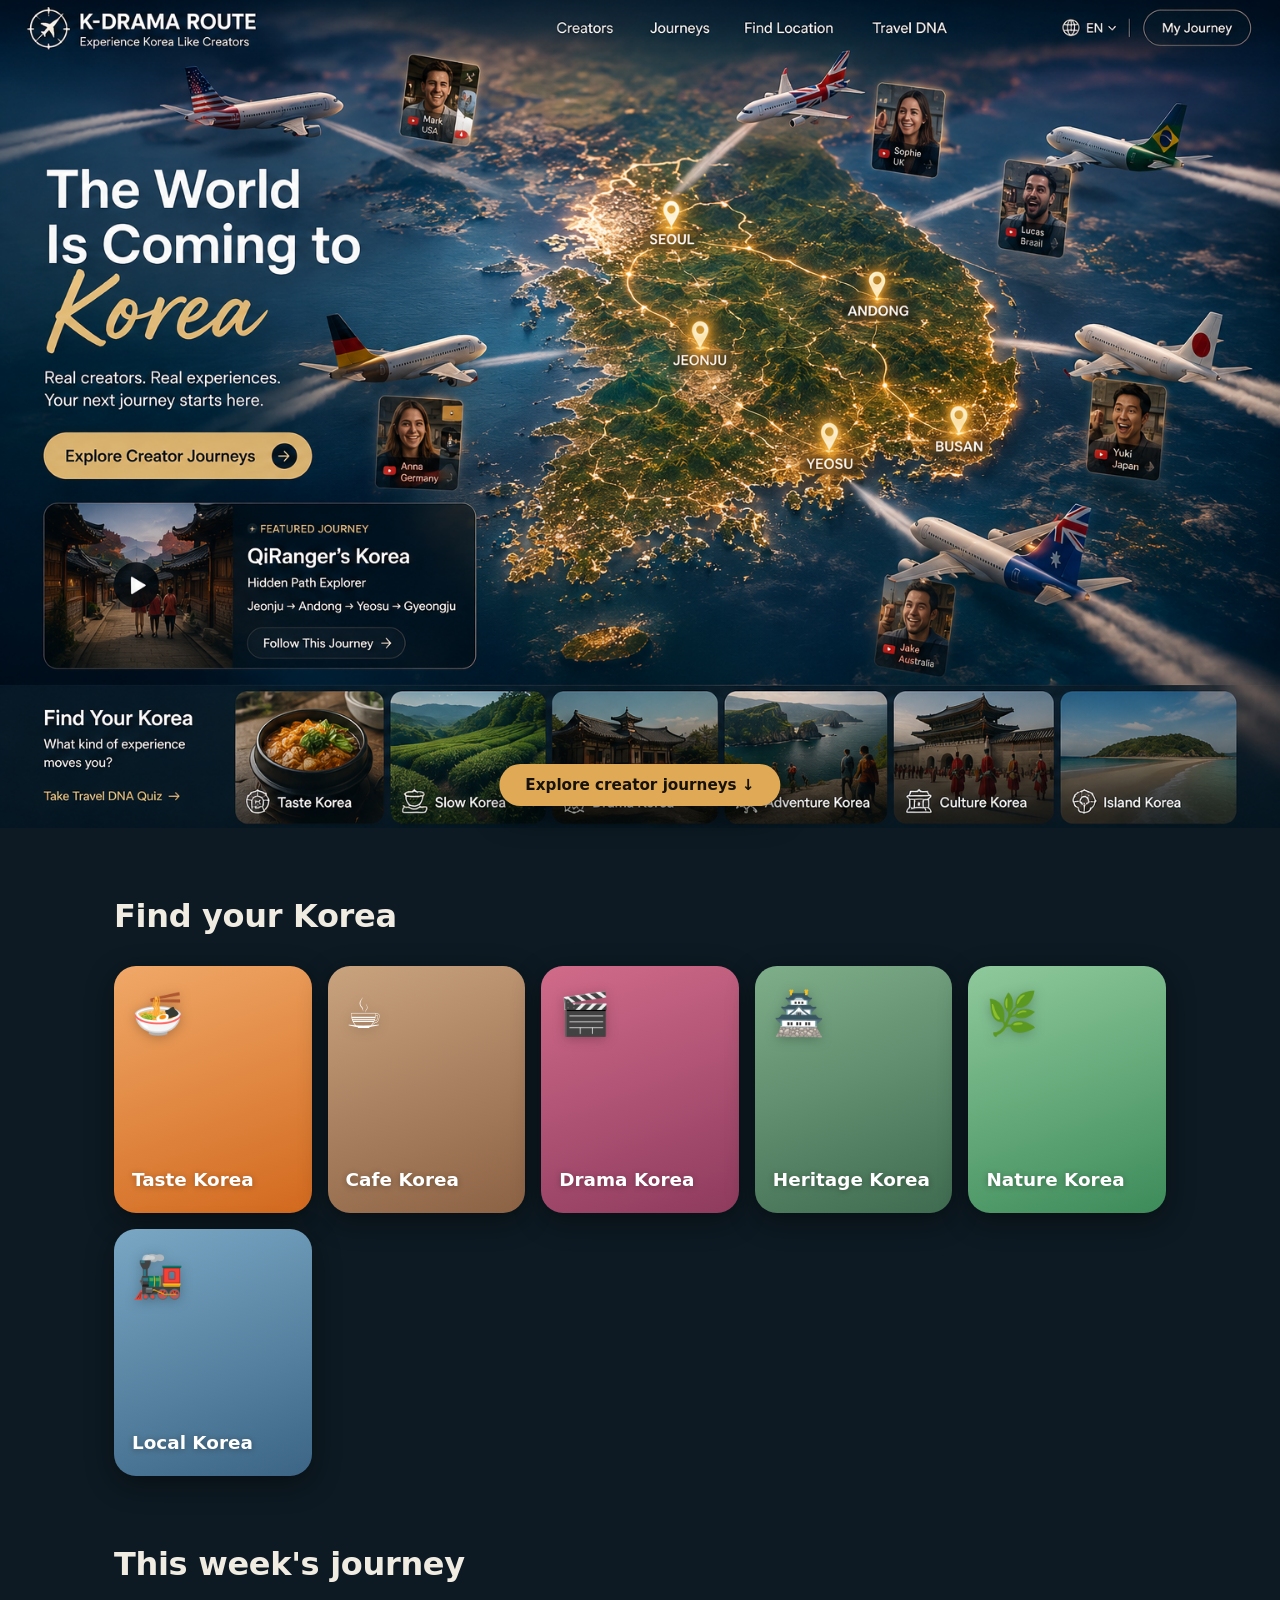
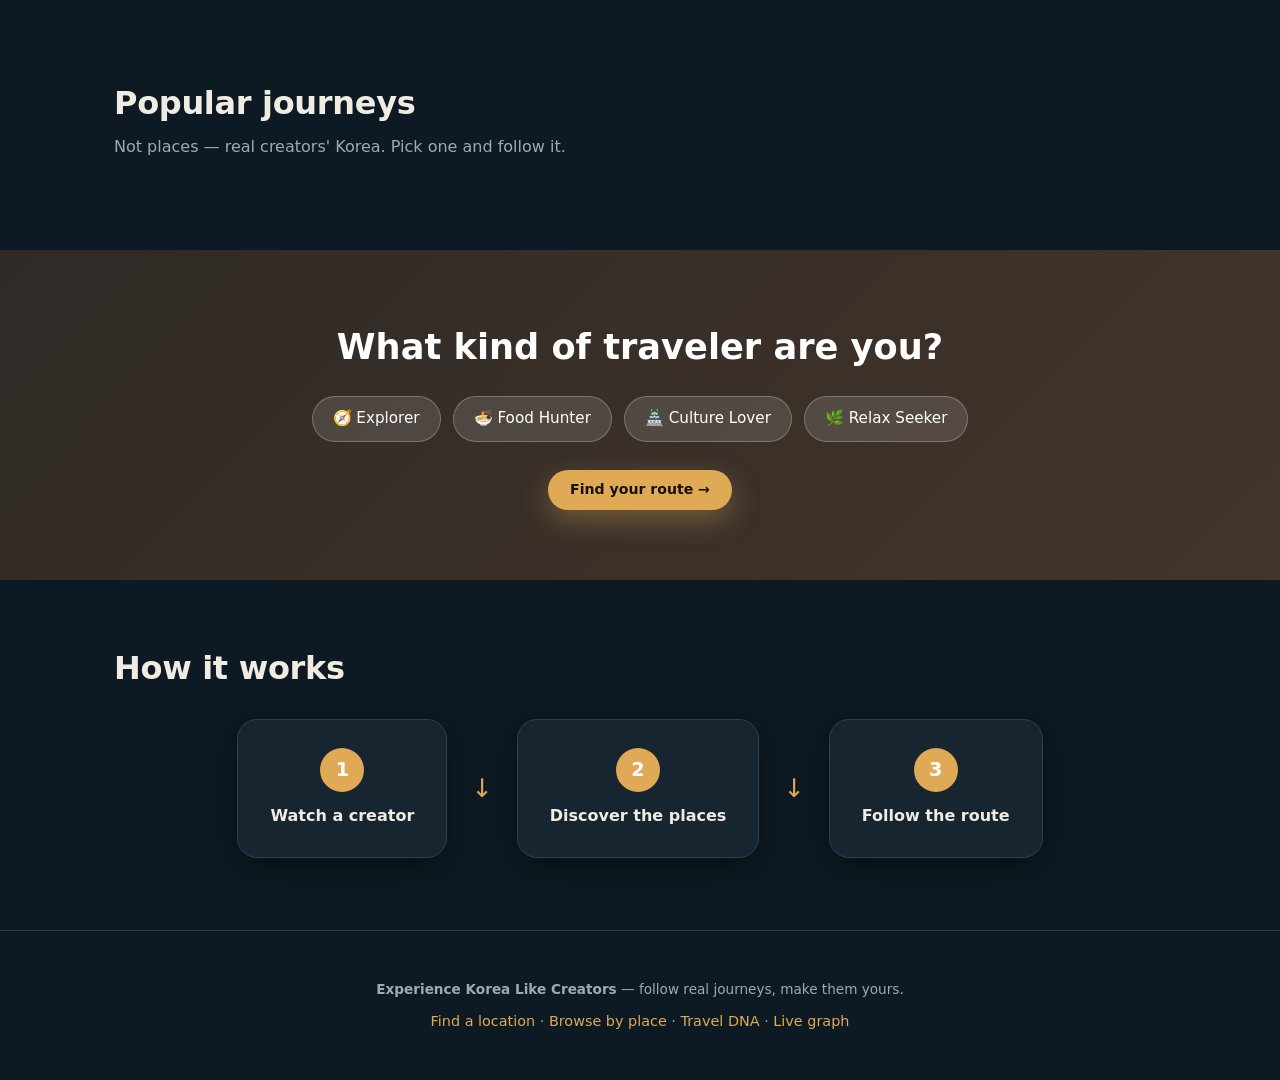
<file: index.html>
<!DOCTYPE html>
<html lang="en">
<head>
  <meta charset="UTF-8" />
  <meta name="viewport" content="width=device-width, initial-scale=1.0" />
  <title>Experience Korea Like Creators</title>
  <meta name="description" content="Follow how the world's creators experienced Korea — watch the moment, see their route, make it your own trip." />
  <link rel="stylesheet" href="styles.css" />
</head>
<body class="home">
  <!-- Hero: design banner → scrolls to the real, interactive journeys -->
  <a class="hero-banner" href="#journeys" aria-label="Explore creator journeys">
    <img src="hero.png" alt="The world is coming to Korea — follow creators' journeys" />
    <span class="hero-banner-cta">Explore creator journeys ↓</span>
  </a>

  <!-- Experience Categories -->
  <section class="section">
    <h2 class="section-title" style="white-space:nowrap">Find your Korea</h2>
    <div class="cat-grid">
      <a class="cat-card c-taste" href="ranking.html?exp=Food"><span class="cat-emoji">🍜</span><span class="cat-name">Taste Korea</span></a>
      <a class="cat-card c-cafe" href="ranking.html?exp=Cafe"><span class="cat-emoji">☕</span><span class="cat-name">Cafe Korea</span></a>
      <a class="cat-card c-drama" href="ranking.html?exp=K-Drama"><span class="cat-emoji">🎬</span><span class="cat-name">Drama Korea</span></a>
      <a class="cat-card c-heritage" href="ranking.html?exp=Culture"><span class="cat-emoji">🏯</span><span class="cat-name">Heritage Korea</span></a>
      <a class="cat-card c-nature" href="ranking.html?exp=Nature"><span class="cat-emoji">🌿</span><span class="cat-name">Nature Korea</span></a>
      <a class="cat-card c-local" href="ranking.html?exp=Local%20Life"><span class="cat-emoji">🚂</span><span class="cat-name">Local Korea</span></a>
    </div>
  </section>

  <!-- Featured Creator Journey -->
  <section class="section">
    <h2 class="section-title">This week's journey</h2>
    <div id="featured"></div>
  </section>

  <!-- Popular Journeys -->
  <section class="section" id="journeys">
    <h2 class="section-title">Popular journeys</h2>
    <p class="section-sub">Not places — real creators' Korea. Pick one and follow it.</p>
    <div class="grid" id="creators"></div>
  </section>

  <!-- Travel DNA -->
  <section class="dna-band">
    <h2>What kind of traveler are you?</h2>
    <div class="dna-chips">
      <a href="tribe.html?id=Hidden%20Path%20Explorer%20%F0%9F%A7%AD">🧭 Explorer</a>
      <a href="tribe.html?id=Street%20Flavor%20Hunter%20%F0%9F%8D%9C">🍜 Food Hunter</a>
      <a href="tribe.html?id=Cultural%20Memory%20Keeper%20%F0%9F%8F%AF">🏯 Culture Lover</a>
      <a href="tribe.html?id=Quiet%20Horizon%20Wanderer%20%F0%9F%8C%85">🌿 Relax Seeker</a>
    </div>
    <a class="btn-primary" href="quiz.html">Find your route →</a>
  </section>

  <!-- How it works -->
  <section class="section how">
    <h2 class="section-title">How it works</h2>
    <div class="how-steps">
      <div class="how-step"><span class="how-num">1</span><p>Watch a creator</p></div>
      <div class="how-arrow">↓</div>
      <div class="how-step"><span class="how-num">2</span><p>Discover the places</p></div>
      <div class="how-arrow">↓</div>
      <div class="how-step"><span class="how-num">3</span><p>Follow the route</p></div>
    </div>
  </section>

  <footer class="site-footer">
    <p><strong>Experience Korea Like Creators</strong> — follow real journeys, make them yours.</p>
    <p class="foot-links"><a href="find.html">Find a location</a> · <a href="ranking.html">Browse by place</a> · <a href="quiz.html">Travel DNA</a> · <a href="live.html">Live graph</a></p>
  </footer>

  <script src="engine.js"></script>
  <script src="supabase.js"></script>
  <script src="memory.js"></script>
  <script src="creators.js"></script>
</body>
</html>
</file>
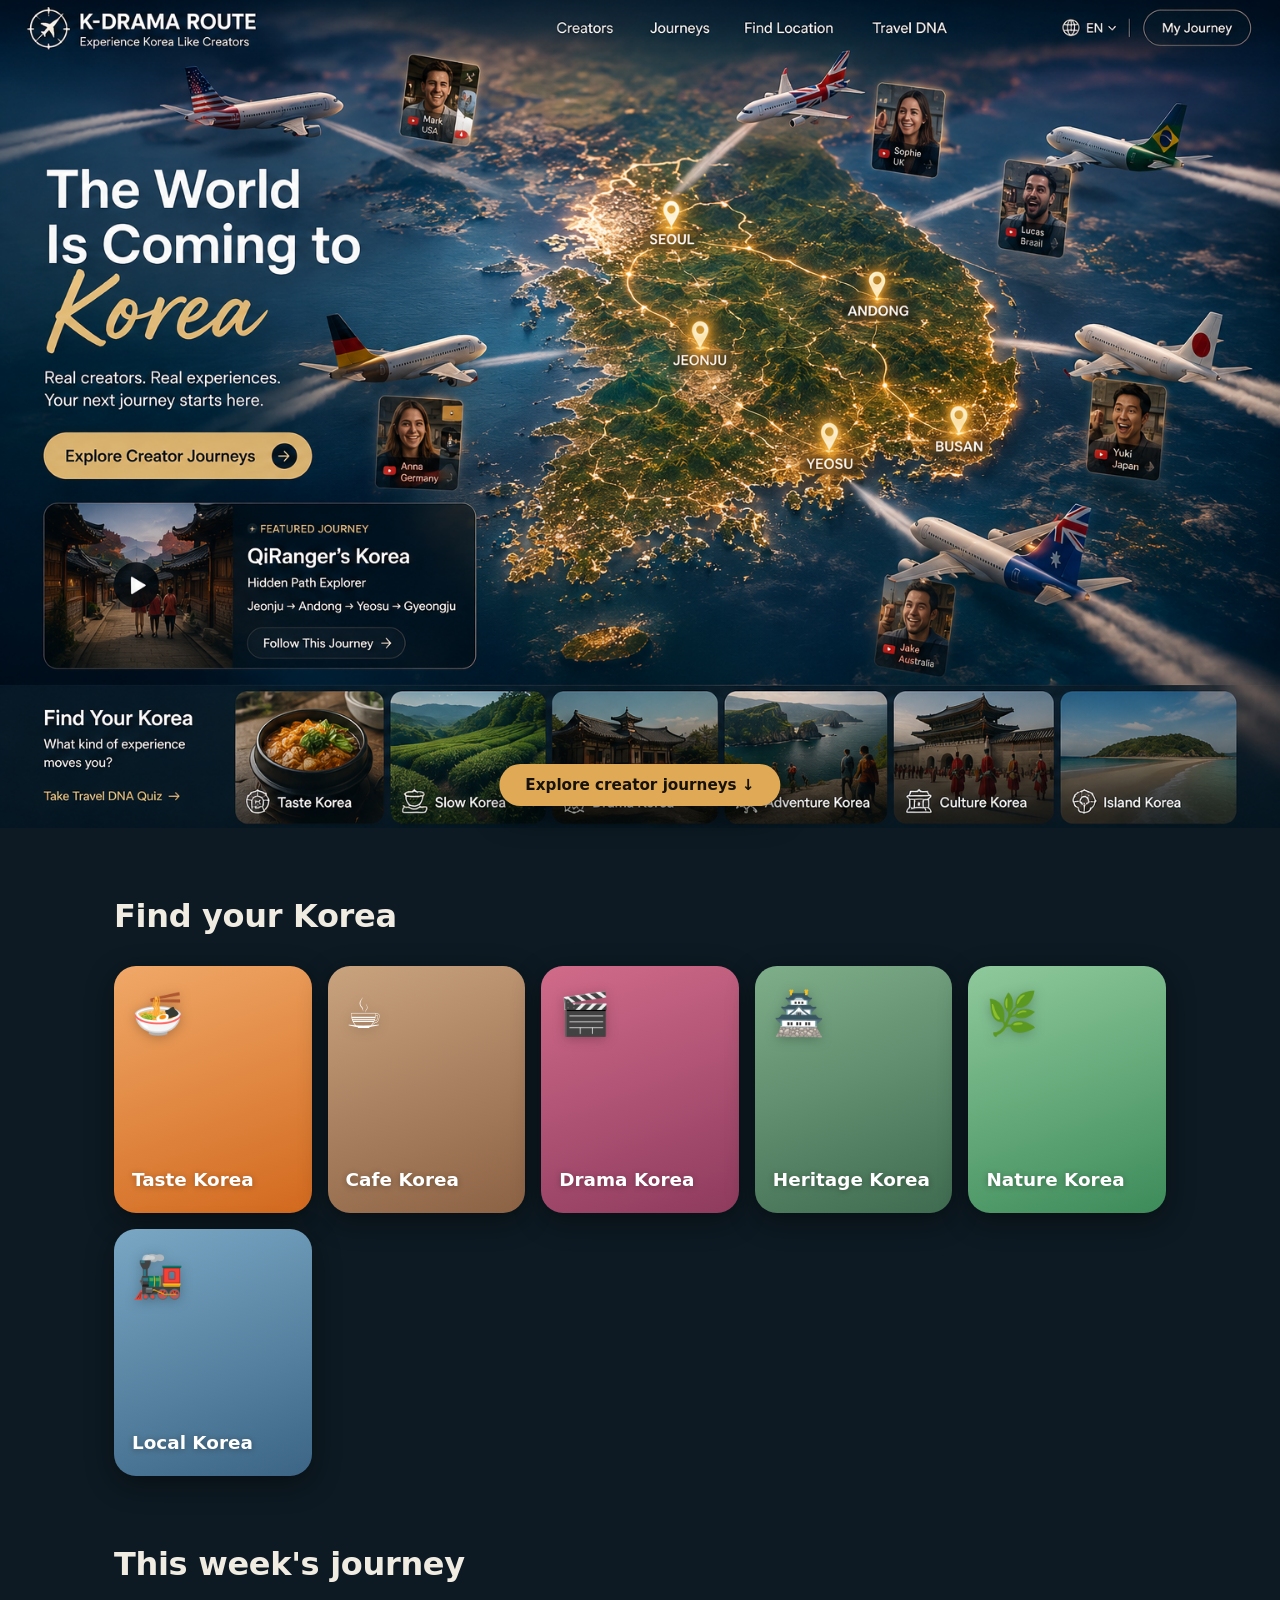
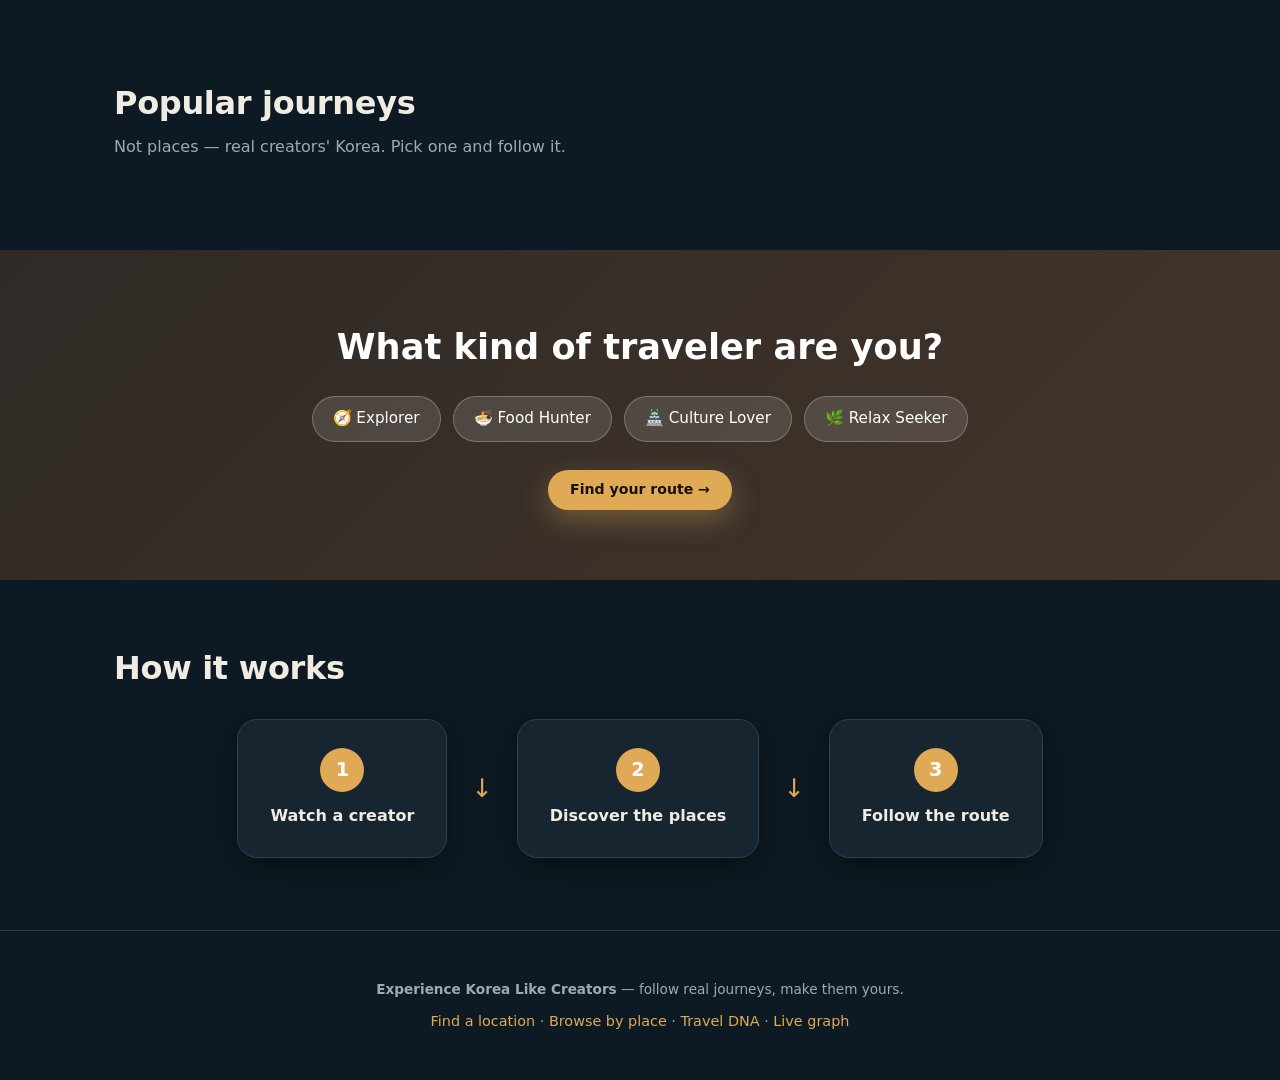
<file: creators.html>
<!DOCTYPE html>
<html lang="en">
<head>
  <meta charset="UTF-8" />
  <meta http-equiv="refresh" content="0; url=index.html" />
  <title>Redirecting…</title>
  <link rel="canonical" href="index.html" />
</head>
<body>
  <p>The creator journeys moved to the <a href="index.html">home page</a>.</p>
  <script>location.replace("index.html");</script>
</body>
</html>
</file>
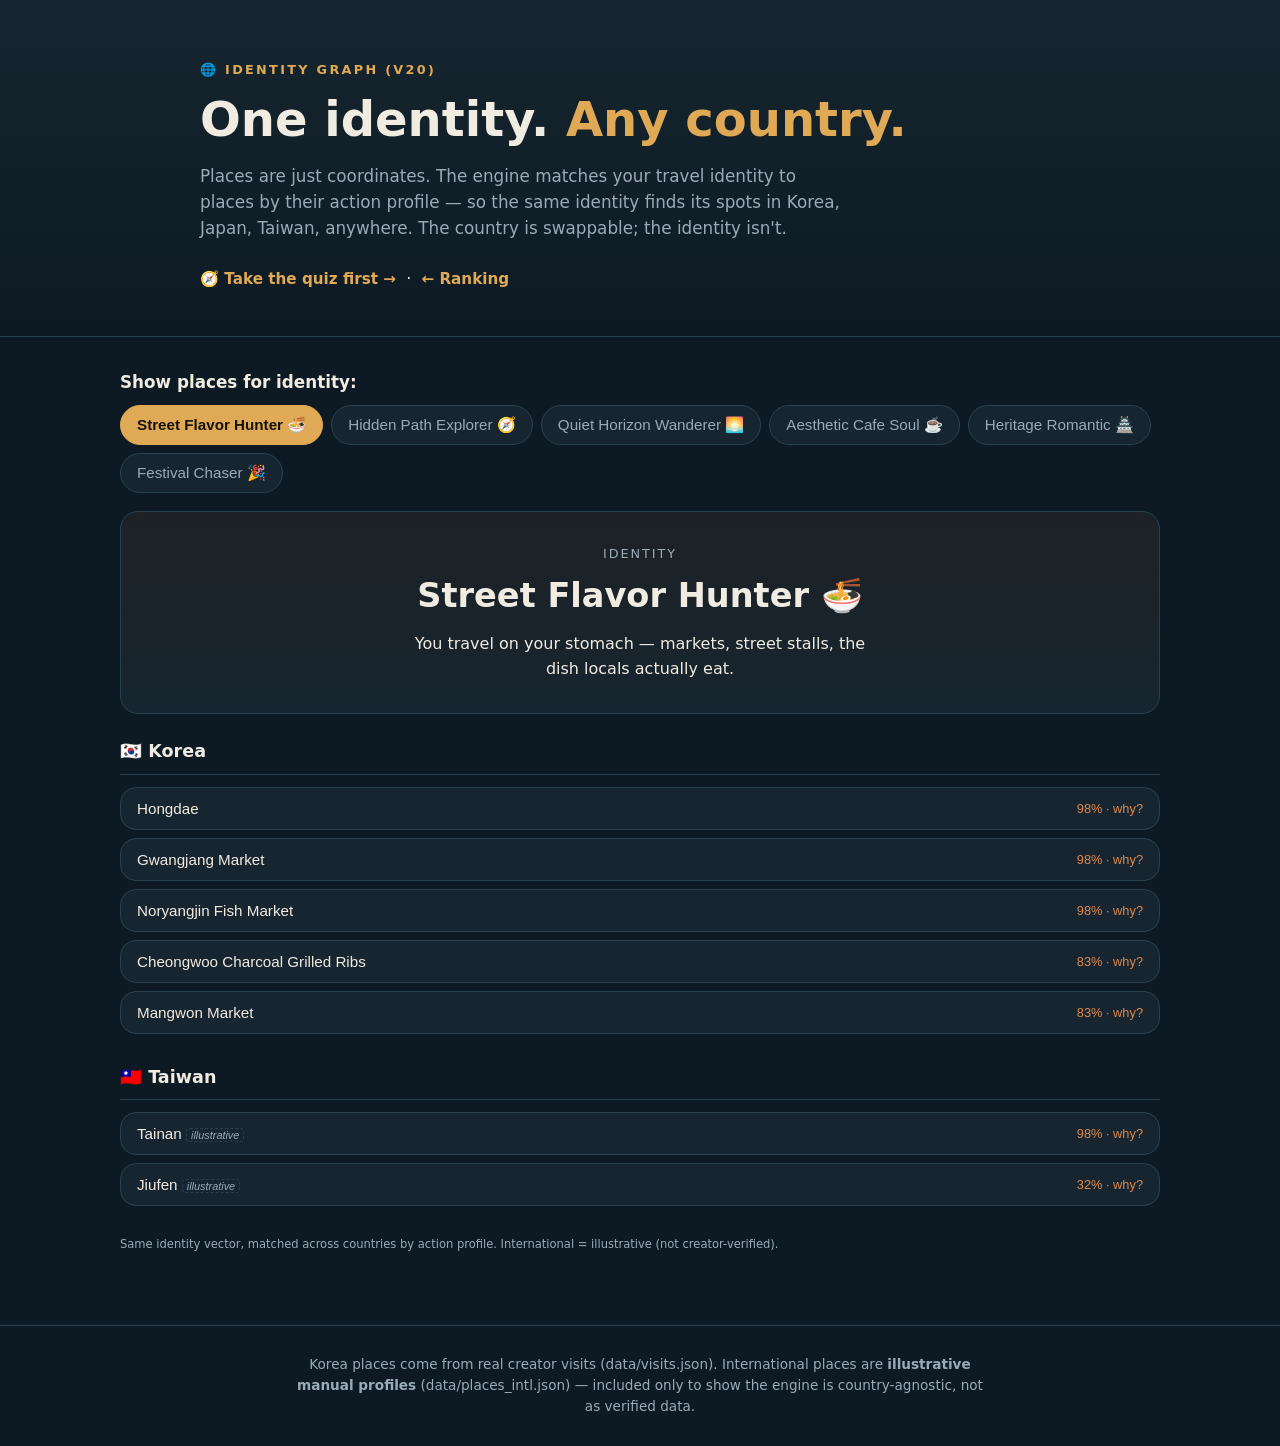
<file: graph.html>
<!DOCTYPE html>
<html lang="en">
<head>
  <meta charset="UTF-8" />
  <meta name="viewport" content="width=device-width, initial-scale=1.0" />
  <title>Identity Graph — K-Drama Route</title>
  <link rel="stylesheet" href="styles.css" />
</head>
<body>
  <header class="hero">
    <div class="hero-inner">
      <p class="kicker">🌐 IDENTITY GRAPH (V20)</p>
      <h1>One identity. <em>Any country.</em></h1>
      <p class="sub">Places are just coordinates. The engine matches your travel identity to places by their action profile — so the same identity finds its spots in Korea, Japan, Taiwan, anywhere. The country is swappable; the identity isn't.</p>
      <div class="nav-links"><a href="quiz.html">🧭 Take the quiz first →</a> &nbsp;·&nbsp; <a href="ranking.html">← Ranking</a></div>
    </div>
  </header>
  <main>
    <section class="exp-chooser"><p class="exp-label">Show places for identity:</p><div class="filter-group" id="id-filters"></div></section>
    <div id="graph-main"></div>
  </main>
  <footer><p>Korea places come from real creator visits (data/visits.json). International places are <strong>illustrative manual profiles</strong> (data/places_intl.json) — included only to show the engine is country-agnostic, not as verified data.</p></footer>
  <script src="engine.js"></script>
  <script src="supabase.js"></script>
  <script src="memory.js"></script>
  <script src="graph.js"></script>
</body>
</html>
</file>
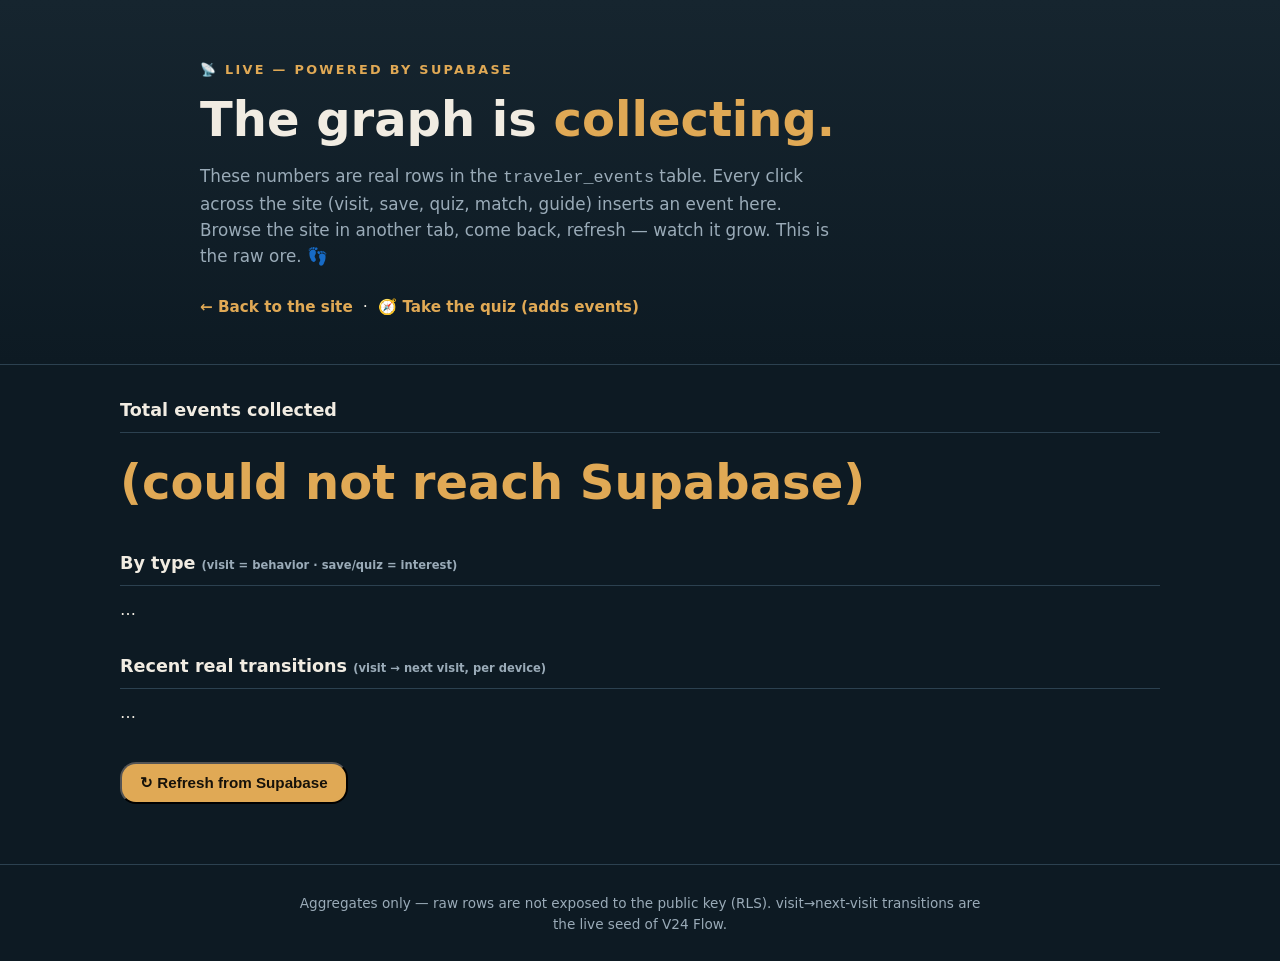
<file: live.html>
<!DOCTYPE html>
<html lang="en">
<head>
  <meta charset="UTF-8" />
  <meta name="viewport" content="width=device-width, initial-scale=1.0" />
  <title>Live Behavior Graph — K-Drama Route</title>
  <link rel="stylesheet" href="styles.css" />
</head>
<body>
  <header class="hero">
    <div class="hero-inner">
      <p class="kicker">📡 LIVE — POWERED BY SUPABASE</p>
      <h1>The graph is <em>collecting.</em></h1>
      <p class="sub">These numbers are real rows in the <code>traveler_events</code> table. Every click across the site (visit, save, quiz, match, guide) inserts an event here. Browse the site in another tab, come back, refresh — watch it grow. This is the raw ore. 👣</p>
      <div class="nav-links"><a href="ranking.html">← Back to the site</a> &nbsp;·&nbsp; <a href="quiz.html">🧭 Take the quiz (adds events)</a></div>
    </div>
  </header>
  <main>
    <section class="place-sec">
      <h2>Total events collected</h2>
      <p id="count" class="live-count">…</p>
    </section>
    <section class="place-sec">
      <h2>By type <span class="conf">(visit = behavior · save/quiz = interest)</span></h2>
      <div id="breakdown" class="dna">…</div>
    </section>
    <section class="place-sec">
      <h2>Recent real transitions <span class="conf">(visit → next visit, per device)</span></h2>
      <div id="flow" class="titles">…</div>
    </section>
    <button id="refresh" class="map-btn" type="button">↻ Refresh from Supabase</button>
  </main>
  <footer><p>Aggregates only — raw rows are not exposed to the public key (RLS). visit→next-visit transitions are the live seed of V24 Flow.</p></footer>
  <script src="supabase.js"></script>
  <script src="live.js"></script>
</body>
</html>
</file>
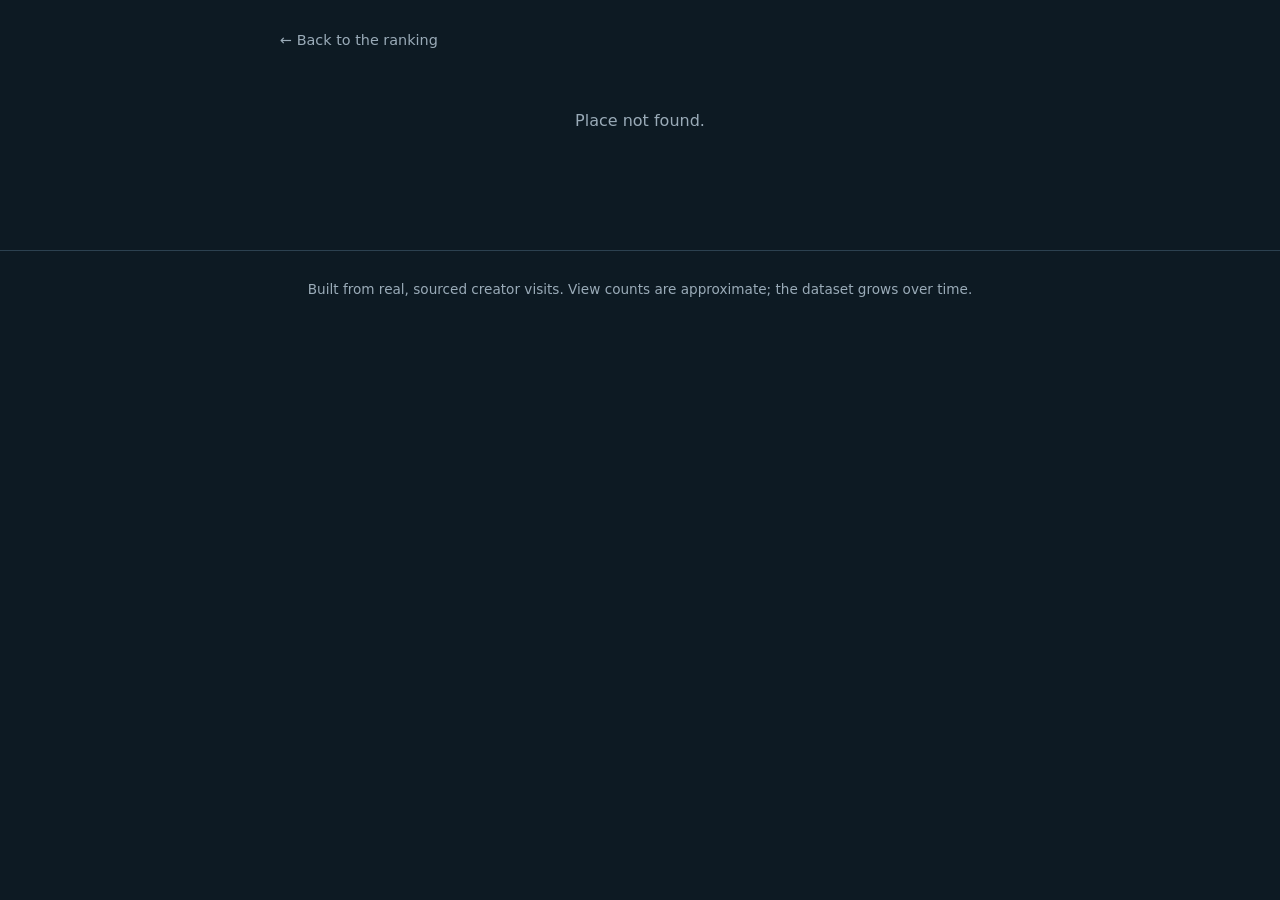
<file: place.html>
<!DOCTYPE html>
<html lang="en">
<head>
  <meta charset="UTF-8" />
  <meta name="viewport" content="width=device-width, initial-scale=1.0" />
  <title>Place — K-Drama Route</title>
  <link rel="stylesheet" href="styles.css" />
</head>
<body>
  <main class="place-page" id="place-page">
    <a class="back" href="ranking.html">← Back to the ranking</a>
    <div id="place-body"></div>
  </main>
  <footer>
    <p>Built from real, sourced creator visits. View counts are approximate; the dataset grows over time.</p>
  </footer>
  <script src="engine.js"></script>
  <script src="supabase.js"></script>
  <script src="memory.js"></script>
  <script src="place.js"></script>
</body>
</html>
</file>
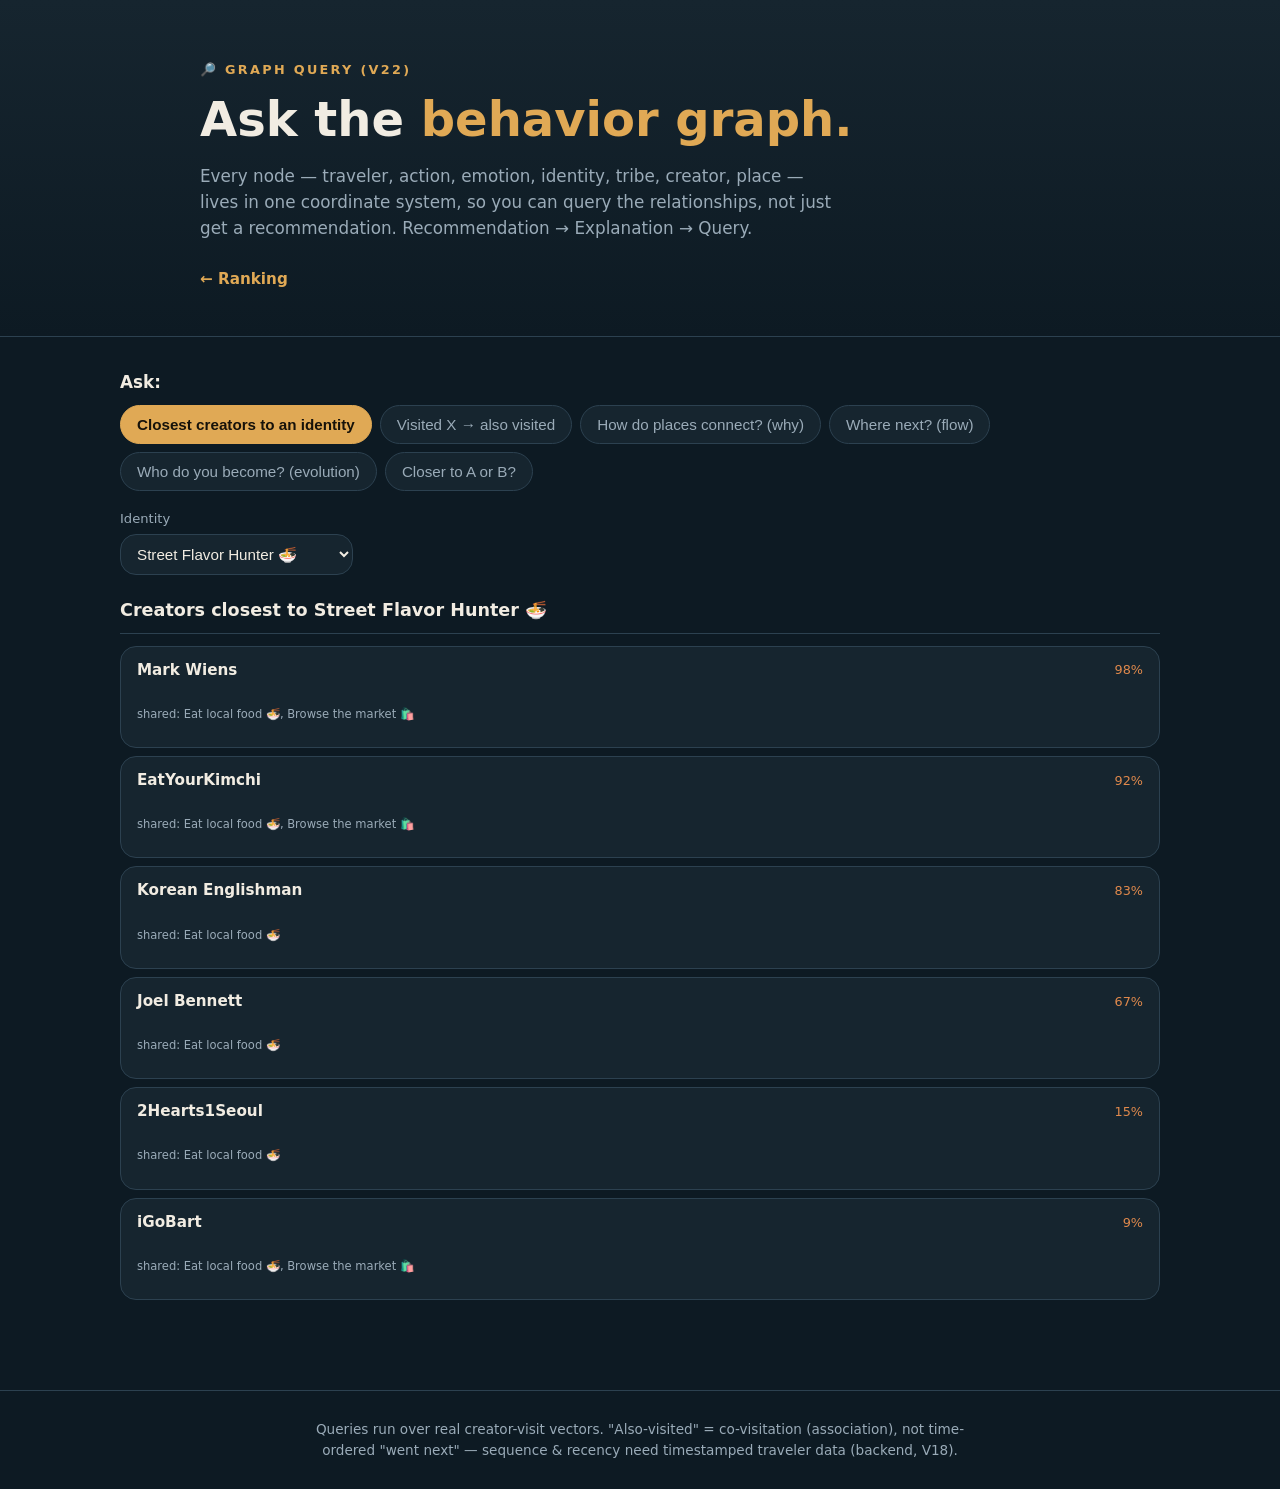
<file: query.html>
<!DOCTYPE html>
<html lang="en">
<head>
  <meta charset="UTF-8" />
  <meta name="viewport" content="width=device-width, initial-scale=1.0" />
  <title>Graph Query — K-Drama Route</title>
  <link rel="stylesheet" href="styles.css" />
</head>
<body>
  <header class="hero">
    <div class="hero-inner">
      <p class="kicker">🔎 GRAPH QUERY (V22)</p>
      <h1>Ask the <em>behavior graph.</em></h1>
      <p class="sub">Every node — traveler, action, emotion, identity, tribe, creator, place — lives in one coordinate system, so you can query the relationships, not just get a recommendation. Recommendation → Explanation → Query.</p>
      <div class="nav-links"><a href="ranking.html">← Ranking</a></div>
    </div>
  </header>
  <main>
    <section class="exp-chooser"><p class="exp-label">Ask:</p><div class="filter-group" id="q-types"></div></section>
    <div id="q-control" class="q-control"></div>
    <div id="q-result"></div>
  </main>
  <footer><p>Queries run over real creator-visit vectors. "Also-visited" = co-visitation (association), not time-ordered "went next" — sequence & recency need timestamped traveler data (backend, V18).</p></footer>
  <script src="engine.js"></script>
  <script src="query.js"></script>
</body>
</html>
</file>
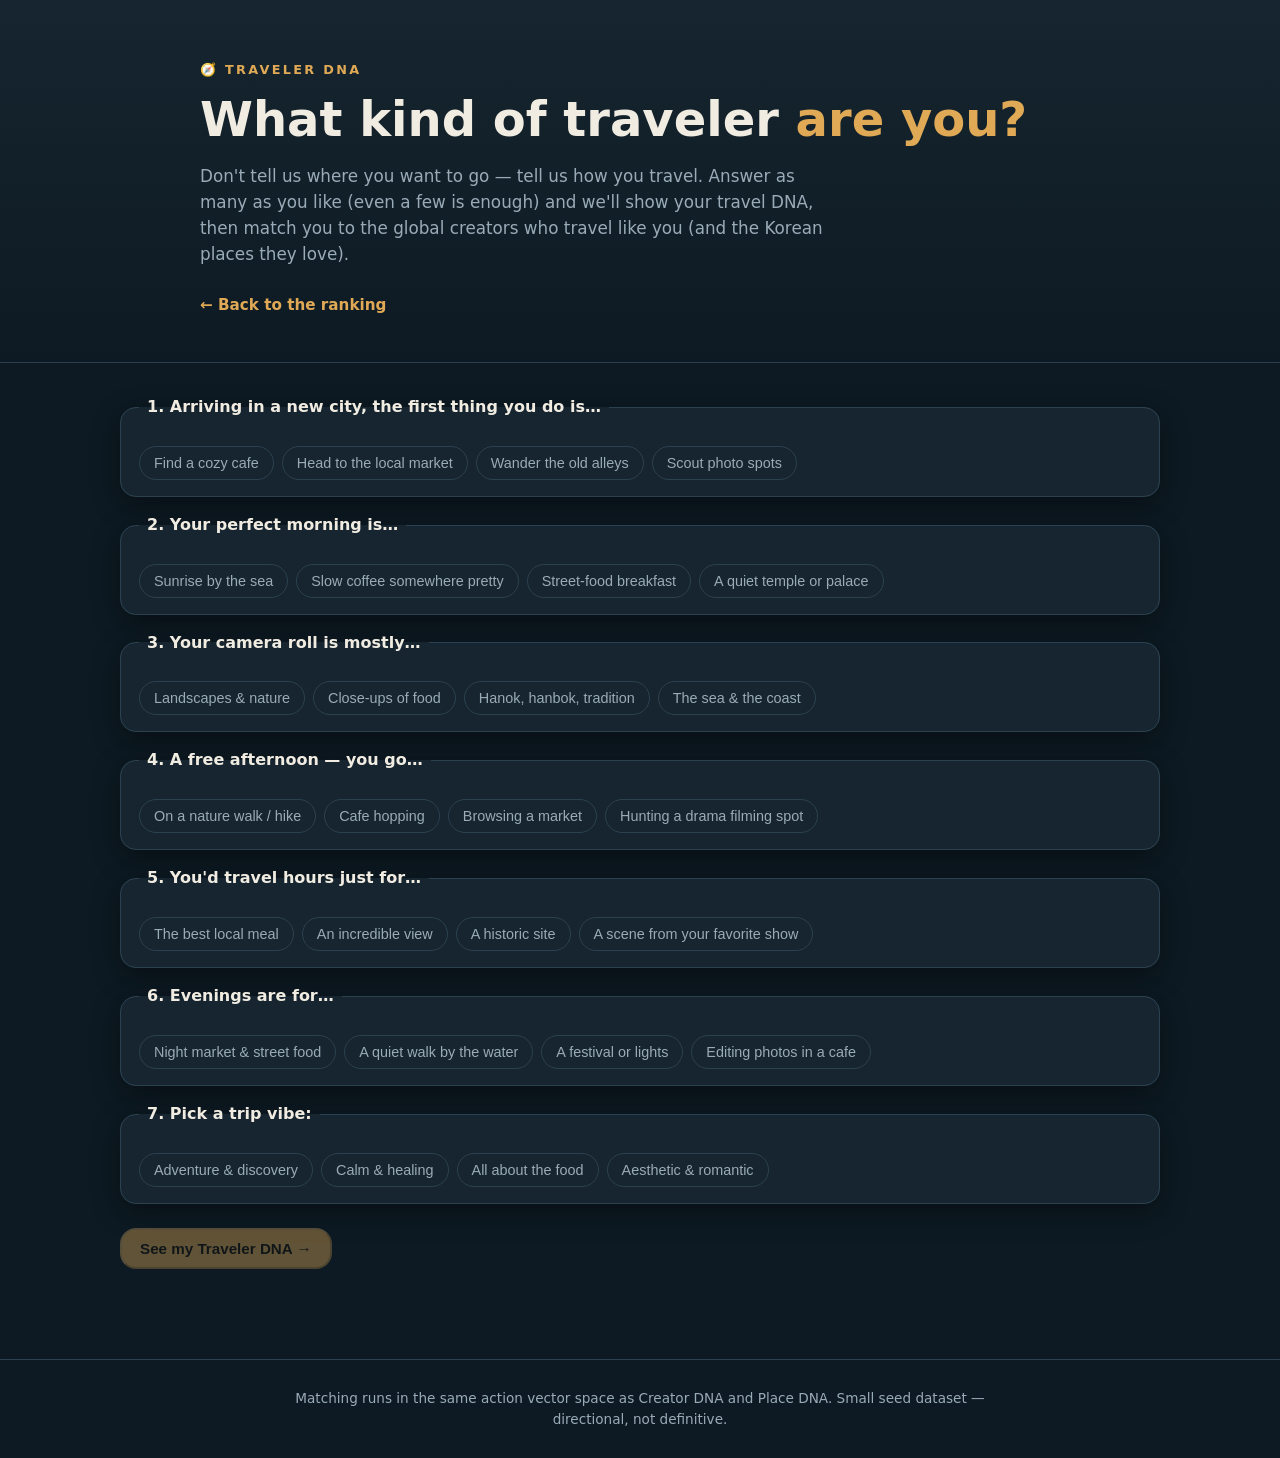
<file: quiz.html>
<!DOCTYPE html>
<html lang="en">
<head>
  <meta charset="UTF-8" />
  <meta name="viewport" content="width=device-width, initial-scale=1.0" />
  <title>What kind of traveler are you? — K-Drama Route</title>
  <link rel="stylesheet" href="styles.css" />
</head>
<body>
  <header class="hero">
    <div class="hero-inner">
      <p class="kicker">🧭 TRAVELER DNA</p>
      <h1>What kind of traveler <em>are you?</em></h1>
      <p class="sub">Don't tell us where you want to go — tell us how you travel. Answer as many as you like (even a few is enough) and we'll show your travel DNA, then match you to the global creators who travel like you (and the Korean places they love).</p>
      <div class="nav-links"><a href="ranking.html">← Back to the ranking</a></div>
    </div>
  </header>
  <main>
    <form id="quiz"></form>
    <button id="submit" class="map-btn" type="button" disabled>See my Traveler DNA →</button>
    <section id="result" hidden></section>
  </main>
  <footer><p>Matching runs in the same action vector space as Creator DNA and Place DNA. Small seed dataset — directional, not definitive.</p></footer>
  <script src="engine.js"></script>
  <script src="supabase.js"></script>
  <script src="memory.js"></script>
  <script src="quiz.js"></script>
</body>
</html>
</file>
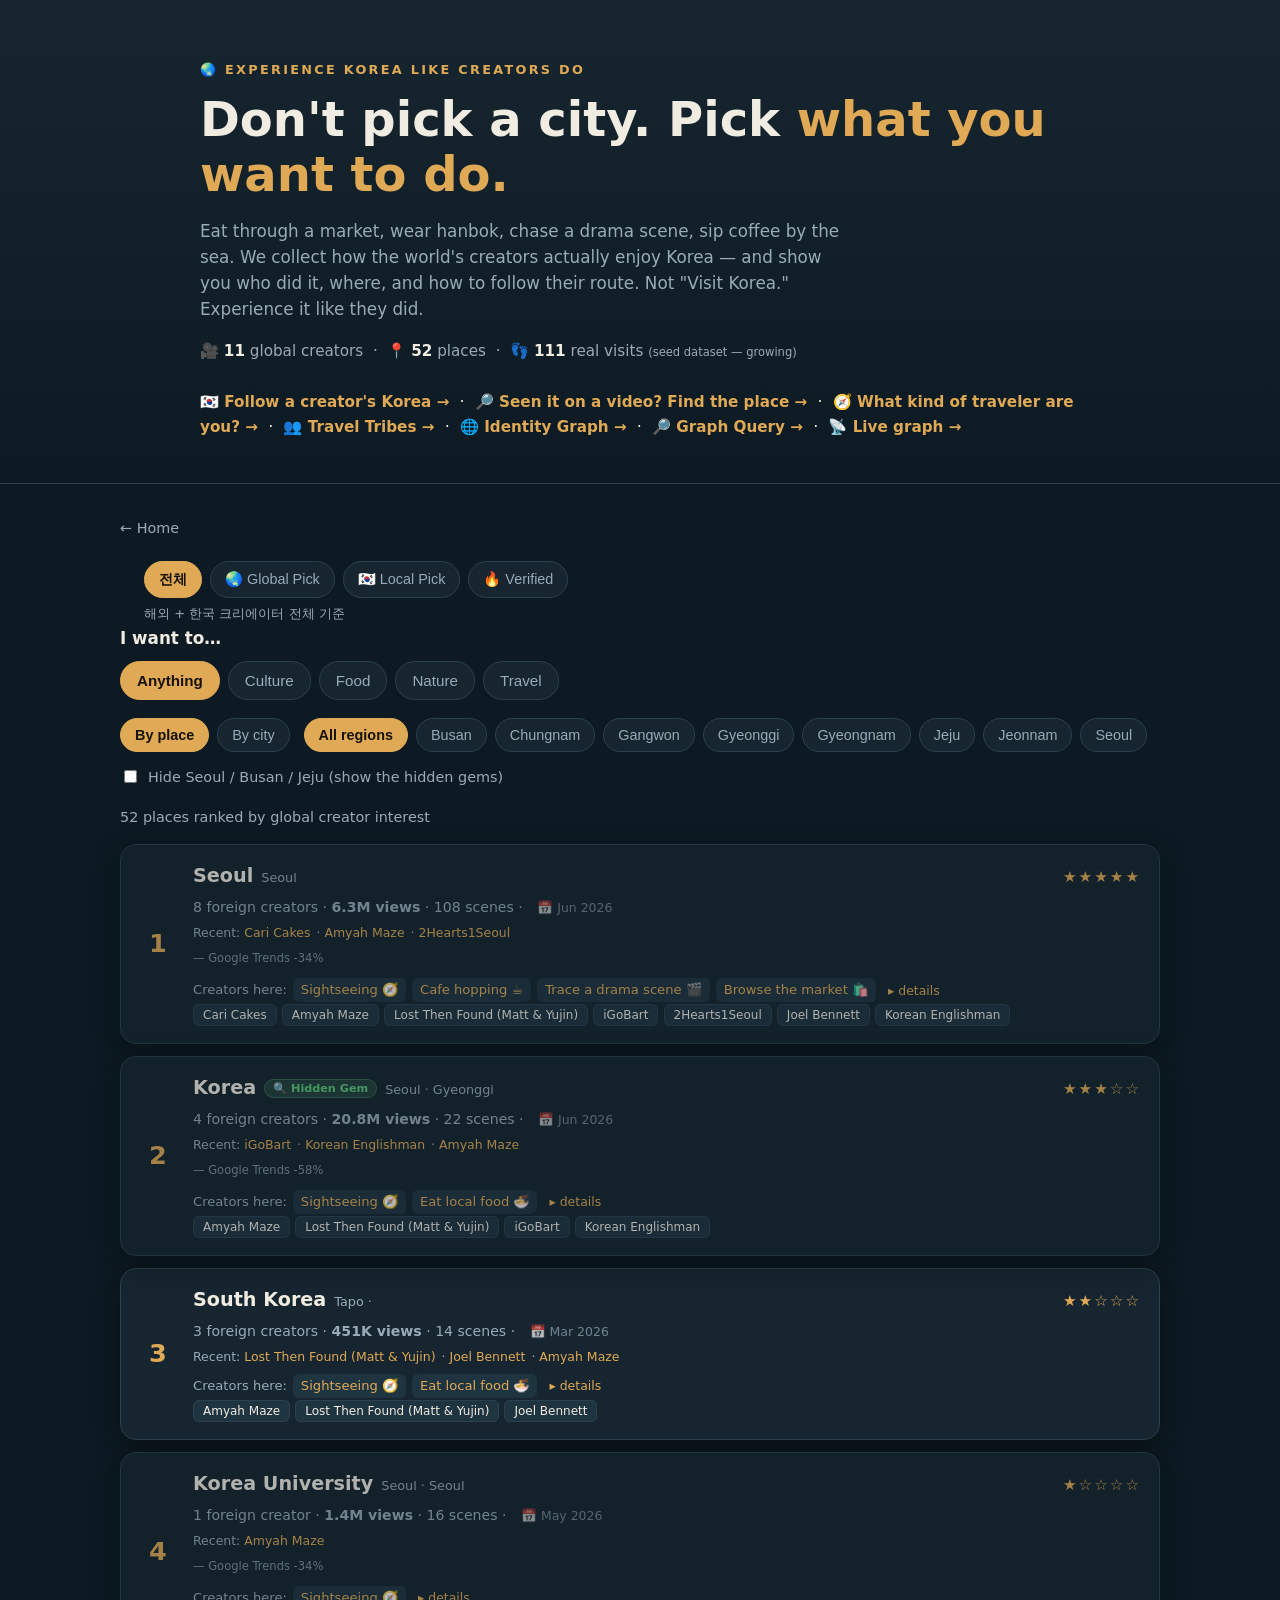
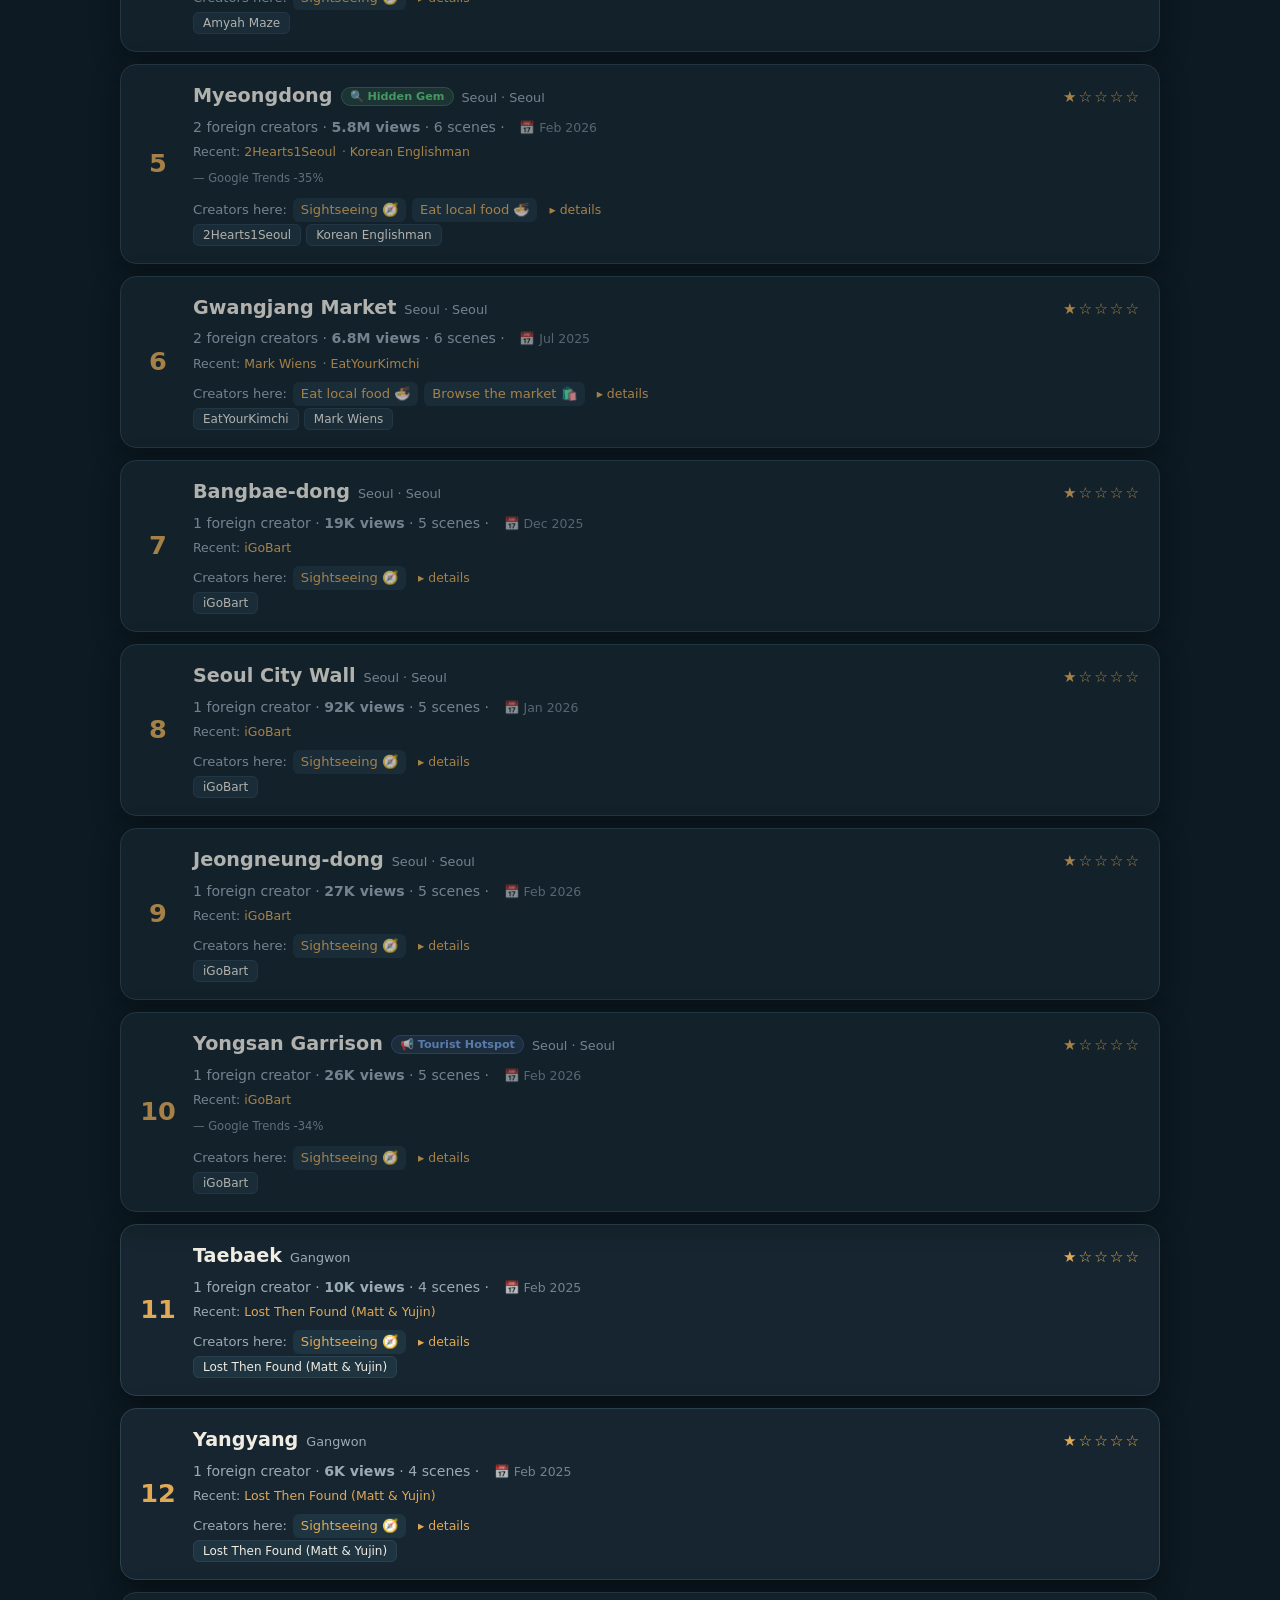
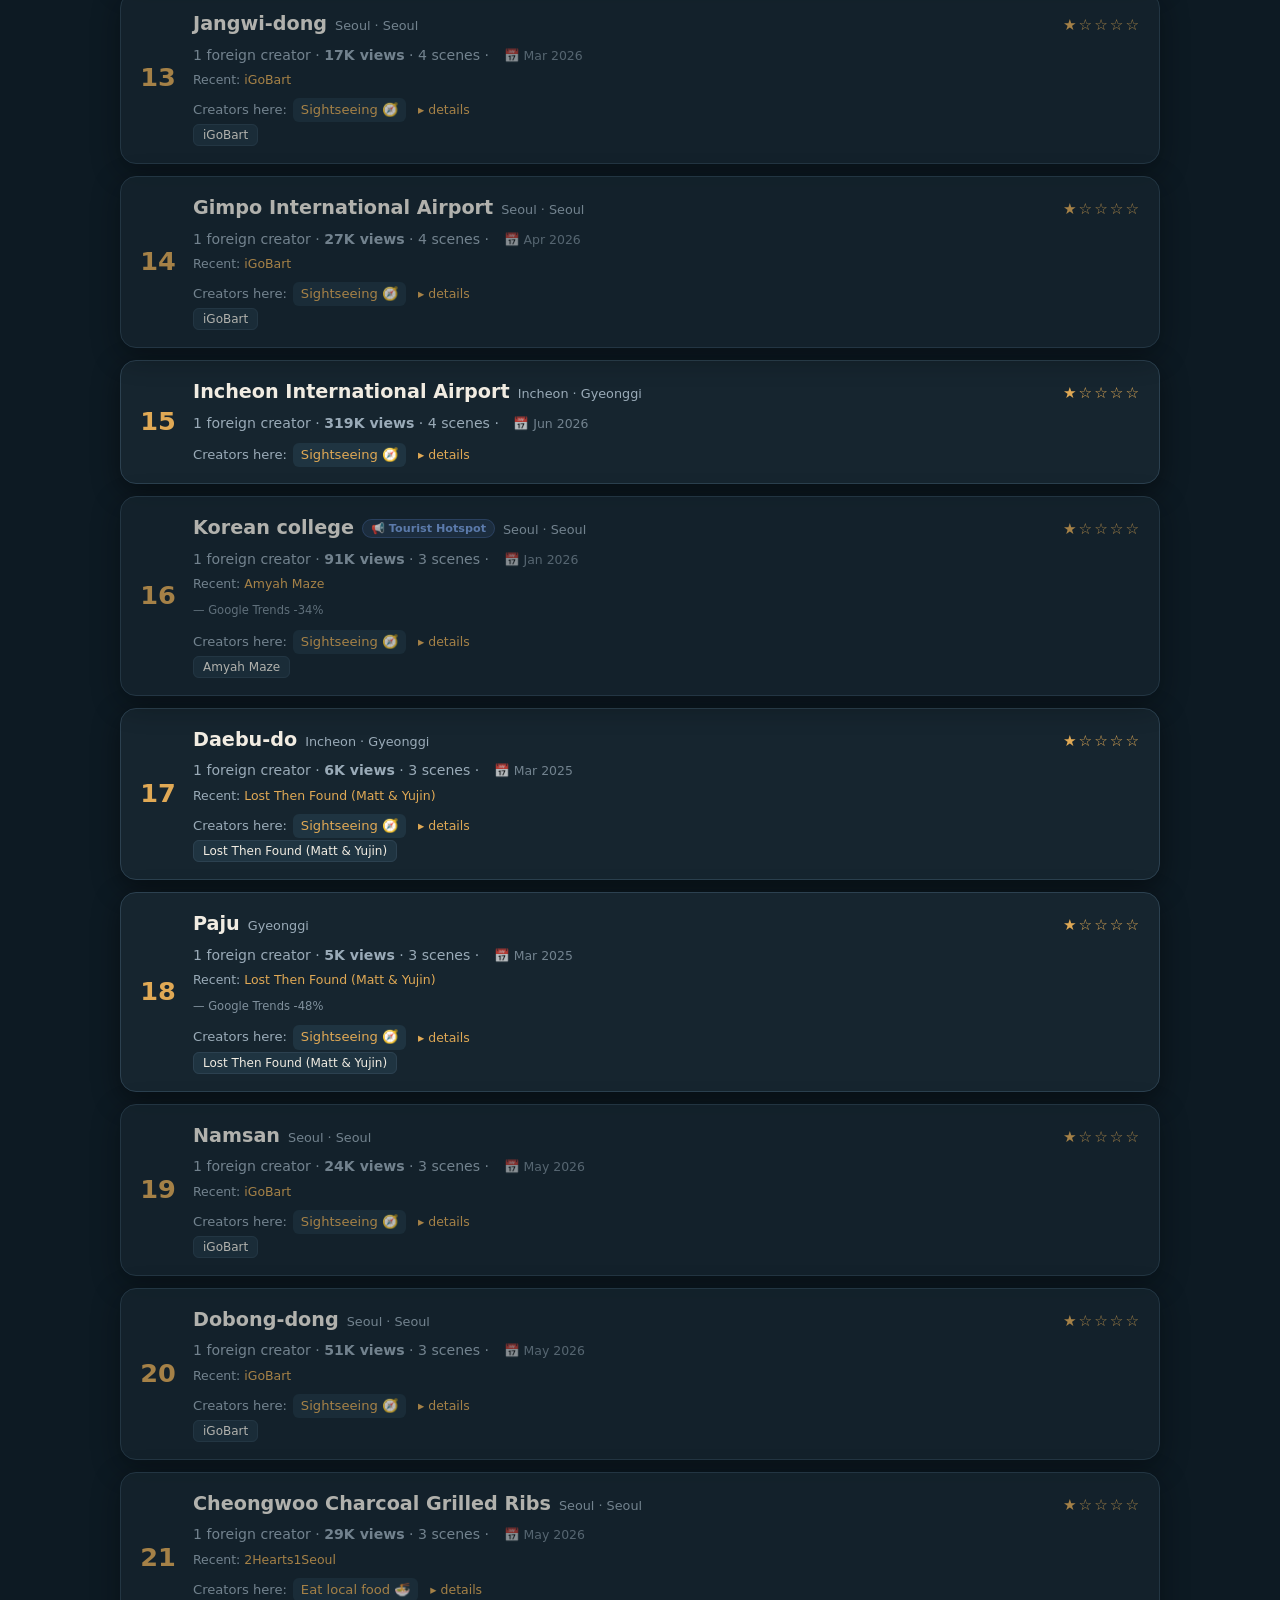
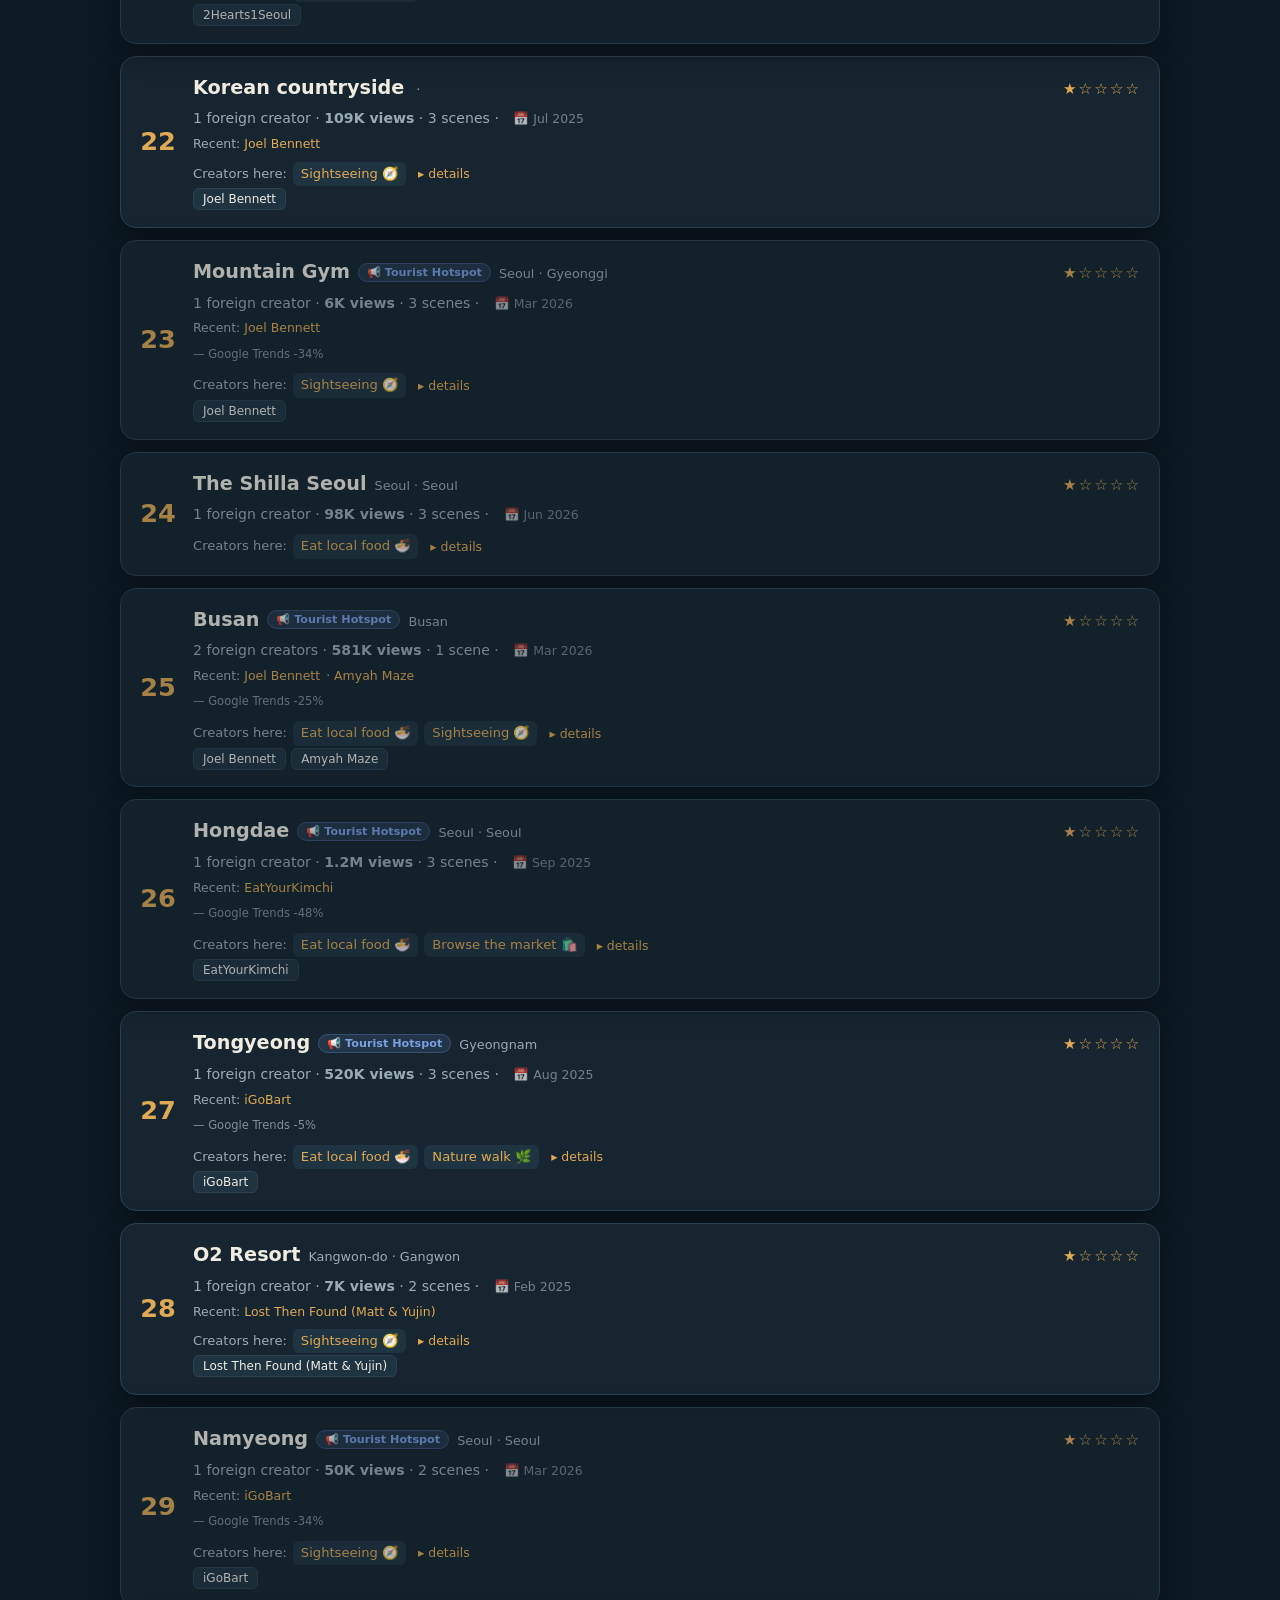
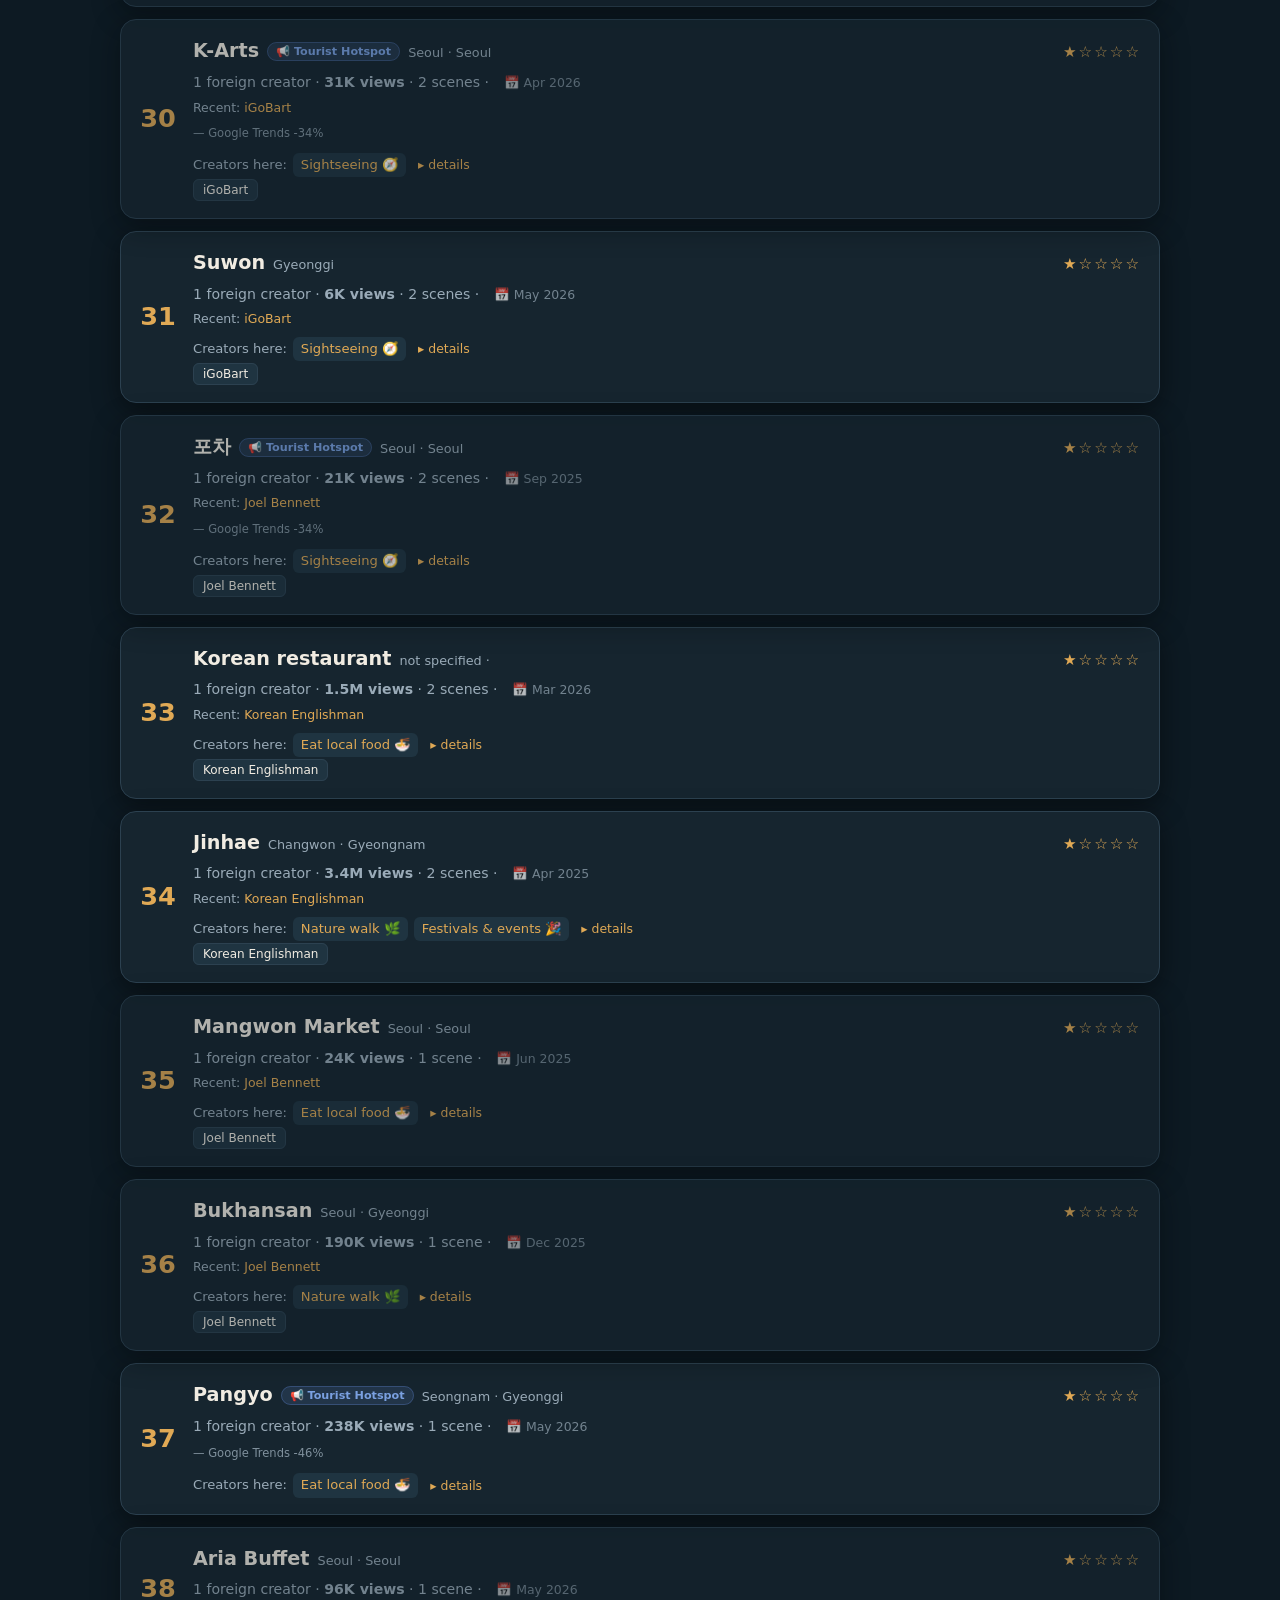
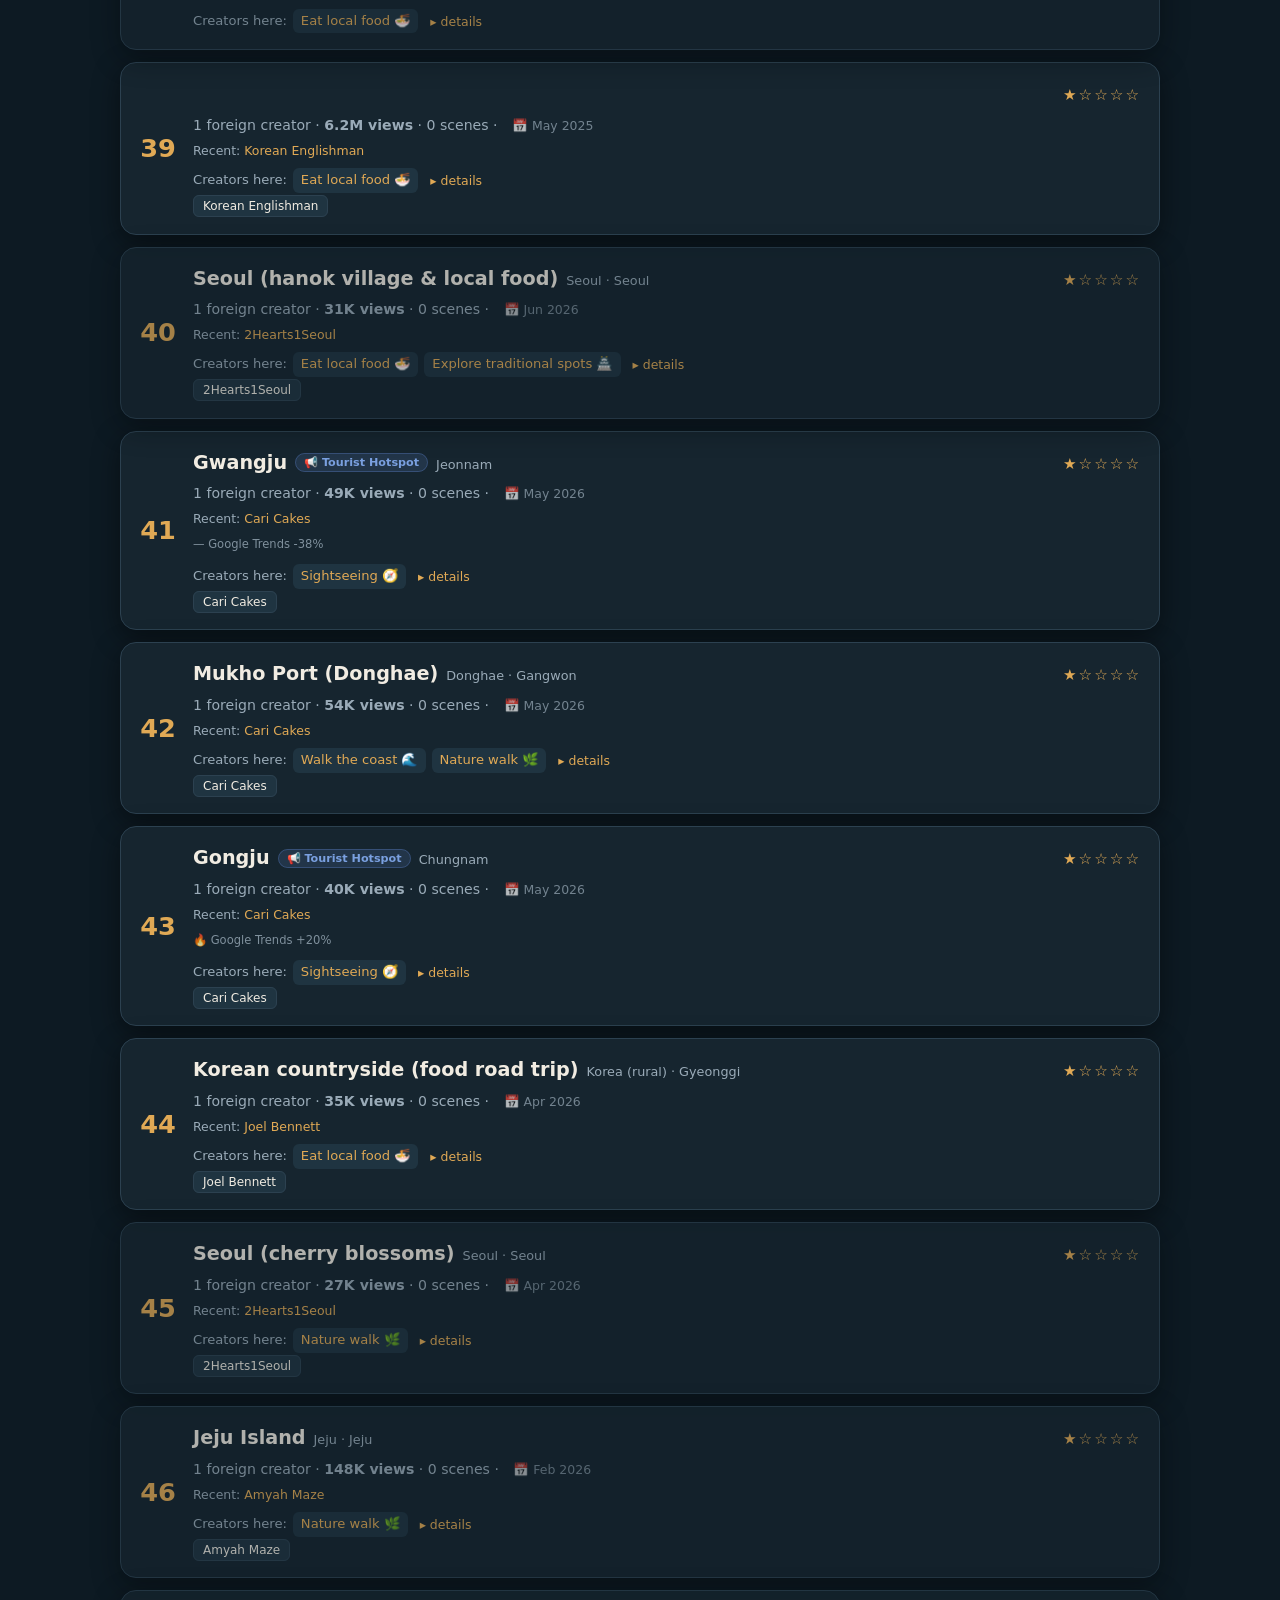
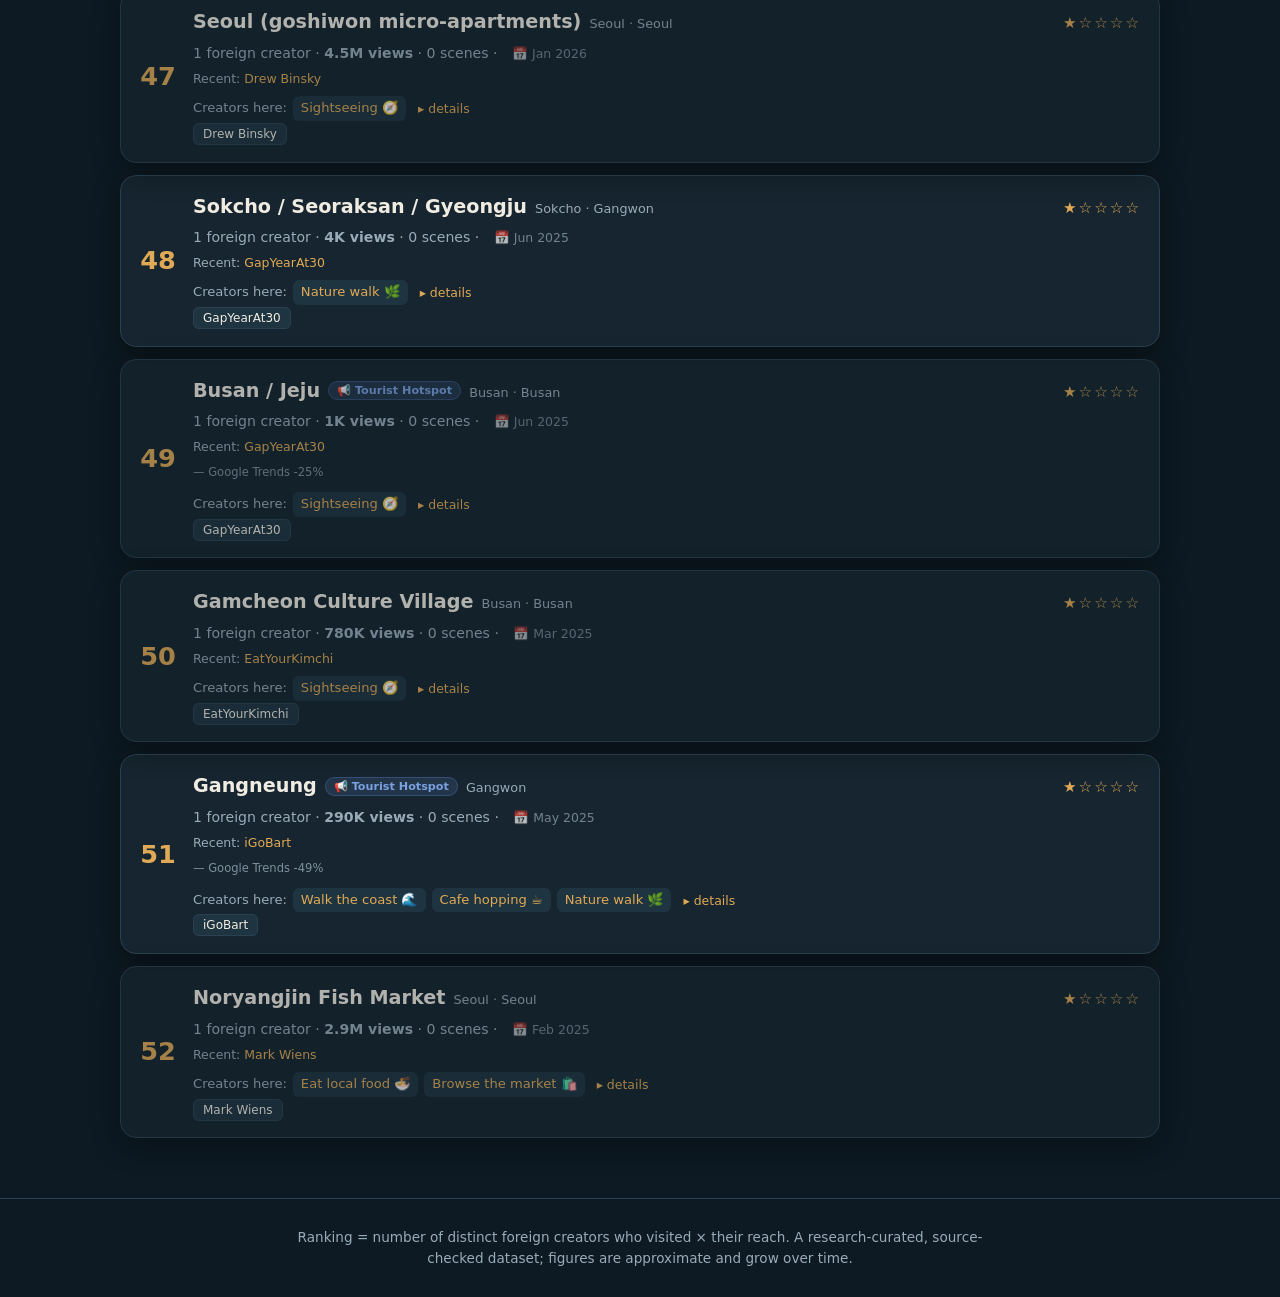
<file: ranking.html>
<!DOCTYPE html>
<html lang="en">
<head>
  <meta charset="UTF-8" />
  <meta name="viewport" content="width=device-width, initial-scale=1.0" />
  <title>Korea, Chosen by the World's Creators — K-Drama Route</title>
  <meta name="description" content="A ranking of Korean destinations by global creator interest — not visitor counts. See which places foreign YouTubers, Instagrammers and TikTokers actually go, and why." />
  <link rel="stylesheet" href="styles.css" />
</head>
<body>
  <header class="hero">
    <div class="hero-inner">
      <p class="kicker">🌏 EXPERIENCE KOREA LIKE CREATORS DO</p>
      <h1>Don't pick a city. Pick <em>what you want to do.</em></h1>
      <p class="sub">Eat through a market, wear hanbok, chase a drama scene, sip coffee by the sea. We collect how the world's creators actually enjoy Korea — and show you who did it, where, and how to follow their route. Not "Visit Korea." Experience it like they did.</p>
      <p class="stats" id="stats"></p>
      <div class="nav-links">
        <a href="index.html"><strong>🇰🇷 Follow a creator's Korea →</strong></a>
        &nbsp;·&nbsp;
        <a href="find.html">🔎 Seen it on a video? Find the place →</a>
        &nbsp;·&nbsp;
        <a href="quiz.html">🧭 What kind of traveler are you? →</a>
        &nbsp;·&nbsp;
        <a href="tribe.html">👥 Travel Tribes →</a>
        &nbsp;·&nbsp;
        <a href="graph.html">🌐 Identity Graph →</a>
        &nbsp;·&nbsp;
        <a href="query.html">🔎 Graph Query →</a>
        &nbsp;·&nbsp;
        <a href="live.html">📡 Live graph →</a>
      </div>
    </div>
  </header>

  <main>
    <a class="back" href="index.html">← Home</a>
    <section class="pick-tabs" aria-label="Creator perspective">
      <div class="filter-group" id="pick-tabs" role="group">
        <button class="chip active" data-pick="all">전체</button>
        <button class="chip" data-pick="global">🌏 Global Pick</button>
        <button class="chip" data-pick="local">🇰🇷 Local Pick</button>
        <button class="chip" data-pick="verified">🔥 Verified</button>
      </div>
      <p class="pick-desc" id="pick-desc">해외 + 한국 크리에이터 전체 기준</p>
    </section>

    <section class="exp-chooser" aria-label="Experience filter">
      <p class="exp-label">I want to…</p>
      <div class="filter-group" id="exp-filters" role="group"></div>
    </section>

    <section class="controls" aria-label="Filters">
      <div class="filter-group" id="mode-toggle" role="group" aria-label="Ranking mode">
        <button class="chip active" data-mode="place">By place</button>
        <button class="chip" data-mode="city">By city</button>
      </div>
      <div class="filter-group" id="region-filters" role="group" aria-label="Region filter"></div>
      <label class="toggle"><input type="checkbox" id="hide-big" /> Hide Seoul / Busan / Jeju (show the hidden gems)</label>
    </section>

    <p class="result-count" id="result-count"></p>
    <ol class="ranking" id="ranking"></ol>

    <div class="empty-state" id="empty-state" hidden>
      <h3 id="empty-title">No results for this filter combination.</h3>
      <p id="empty-msg">Try selecting a different region or experience, or clear the filters.</p>
      <a class="map-btn" href="ranking.html" style="margin-top:12px;display:inline-block;">Clear filters</a>
    </div>
  </main>

  <footer>
    <p>Ranking = number of distinct foreign creators who visited × their reach. A research-curated, source-checked dataset; figures are approximate and grow over time.</p>
  </footer>

  <script src="engine.js"></script>
  <script src="ranking.js"></script>
</body>
</html>
</file>
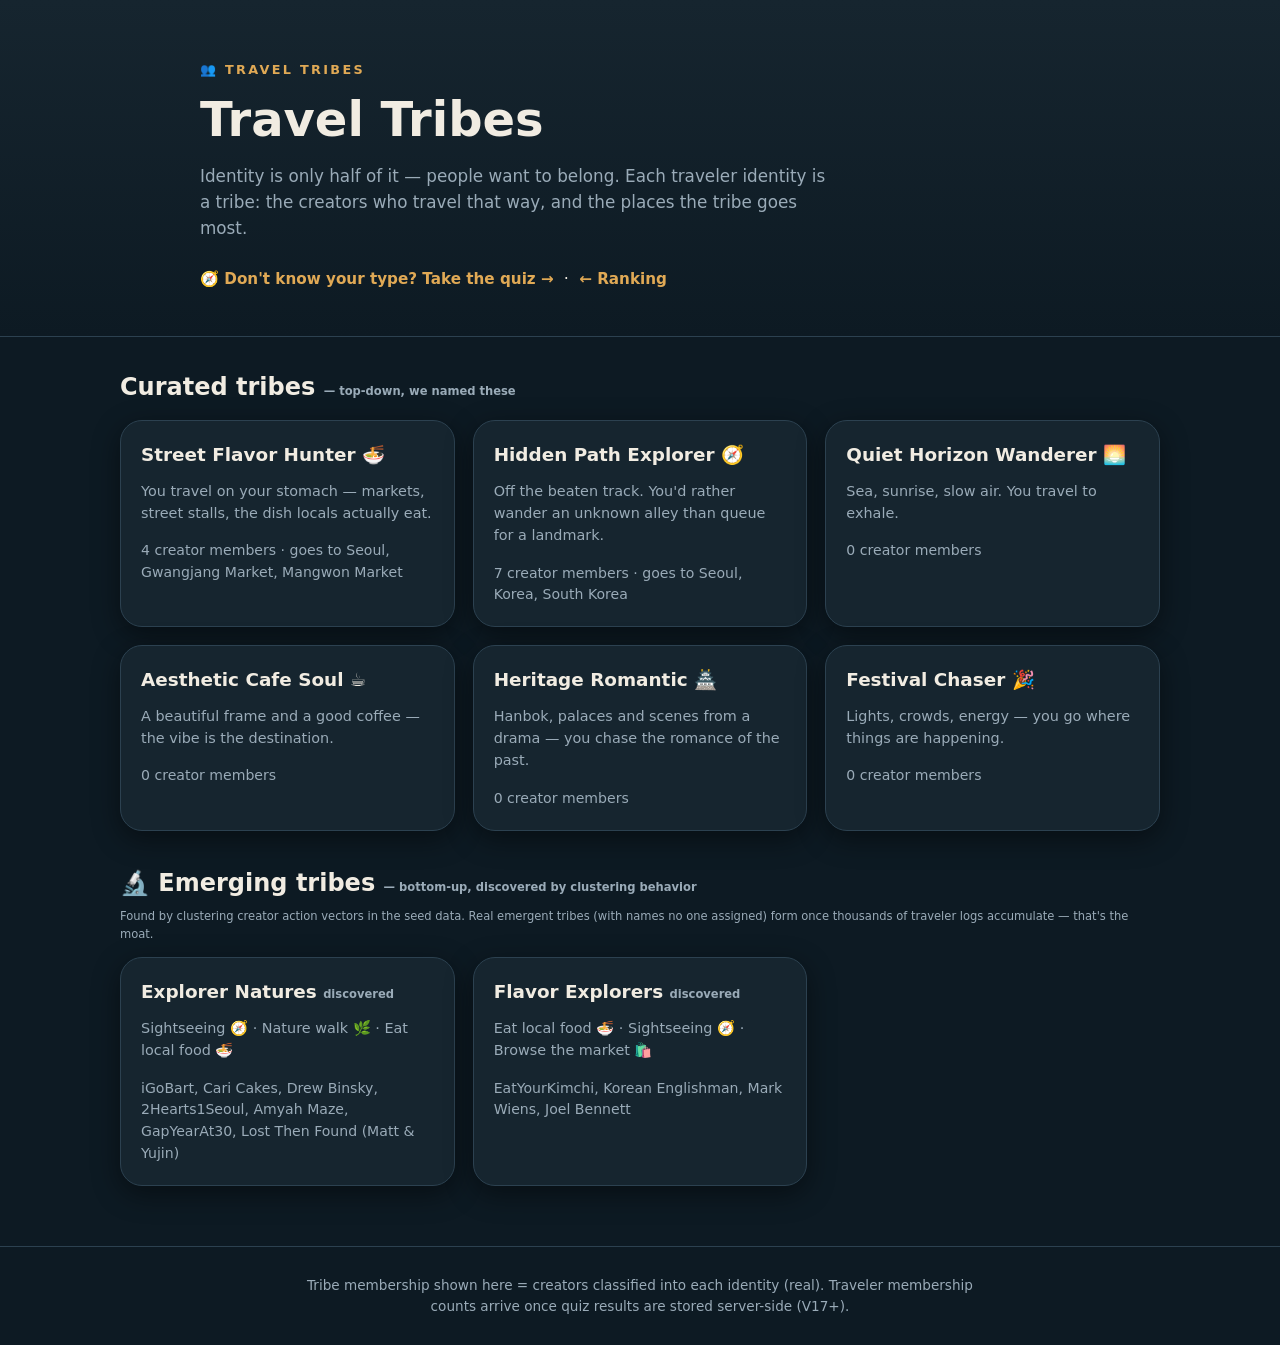
<file: tribe.html>
<!DOCTYPE html>
<html lang="en">
<head>
  <meta charset="UTF-8" />
  <meta name="viewport" content="width=device-width, initial-scale=1.0" />
  <title>Your Tribe — K-Drama Route</title>
  <link rel="stylesheet" href="styles.css" />
</head>
<body>
  <header class="hero">
    <div class="hero-inner">
      <p class="kicker">👥 TRAVEL TRIBES</p>
      <h1 id="tribe-title">Find your tribe</h1>
      <p class="sub" id="tribe-sub">Identity is only half of it — people want to belong. Each traveler identity is a tribe: the creators who travel that way, and the places the tribe goes most.</p>
      <div class="nav-links"><a href="quiz.html">🧭 Don't know your type? Take the quiz →</a> &nbsp;·&nbsp; <a href="ranking.html">← Ranking</a></div>
    </div>
  </header>
  <main id="tribe-main"></main>
  <footer><p>Tribe membership shown here = creators classified into each identity (real). Traveler membership counts arrive once quiz results are stored server-side (V17+).</p></footer>
  <script src="engine.js"></script>
  <script src="supabase.js"></script>
  <script src="memory.js"></script>
  <script src="tribe.js"></script>
</body>
</html>
</file>
<file: styles.css>
:root {
  --bg: #0d1a23;         /* deep night blue (comp) */
  --surface: #16252f;
  --surface-2: #1f3441;
  --border: #2c4150;
  --text: #f1ece2;       /* warm white */
  --muted: #9aabb8;
  --accent: #e0a955;     /* gold (comp: "Korea" + buttons) */
  --accent-2: #e0894c;   /* warm amber — secondary */
  --radius: 16px;
  --shadow: 0 8px 28px rgba(0, 0, 0, 0.45);
  --shadow-hover: 0 16px 40px rgba(0, 0, 0, 0.6);
}

* { box-sizing: border-box; }

body {
  margin: 0;
  font-family: "Segoe UI", system-ui, -apple-system, "Malgun Gothic", sans-serif;
  background: var(--bg);
  color: var(--text);
  line-height: 1.55;
  -webkit-font-smoothing: antialiased;
  text-rendering: optimizeLegibility;
}

/* Hero */
.hero {
  background: linear-gradient(180deg, var(--surface) 0%, var(--bg) 100%);
  border-bottom: 1px solid var(--border);
  padding: 60px 20px 44px;
}
.hero-inner { max-width: 880px; margin: 0 auto; }
.kicker { letter-spacing: 0.18em; font-size: 0.8rem; color: var(--accent-2); margin: 0 0 12px; font-weight: 700; }
.hero h1 { font-size: clamp(1.8rem, 4vw, 3rem); margin: 0 0 16px; line-height: 1.15; }
.hero h1 em { color: var(--accent); font-style: normal; }
.hero .sub { font-size: 1.05rem; color: var(--muted); max-width: 640px; margin: 0; }

/* Link box (content → reality entry point) */
.link-box { display: flex; gap: 10px; margin-top: 28px; max-width: 620px; flex-wrap: wrap; }
.link-box input {
  flex: 1 1 320px; padding: 14px 18px; font-size: 1rem;
  background: var(--surface); border: 1px solid var(--border); border-radius: var(--radius); color: var(--text);
}
.link-box input:focus { outline: 2px solid var(--accent-2); }
.link-box button {
  padding: 14px 22px; border: none; border-radius: var(--radius);
  background: var(--accent); color: #fff; font-weight: 700; font-size: 1rem; cursor: pointer; white-space: nowrap;
}
.link-box button:hover { filter: brightness(1.1); }
.link-result {
  margin-top: 18px; max-width: 620px; padding: 18px 20px;
  background: var(--surface); border: 1px solid var(--border); border-radius: var(--radius);
}
.link-result.found { border-color: var(--accent); }
.link-result h3 { margin: 0 0 4px; }
.link-result .ko { color: var(--muted); font-size: 0.88rem; }
.link-result p { margin: 10px 0 0; color: var(--text); font-size: 0.92rem; }
.link-result .actions { display: flex; gap: 10px; margin-top: 14px; flex-wrap: wrap; }
.link-result .actions a {
  padding: 10px 16px; border-radius: var(--radius); text-decoration: none; font-weight: 600; font-size: 0.9rem;
}
.link-result .actions .primary { background: var(--accent-2); color: #fff; }
.link-result .actions .ghost { background: var(--surface-2); color: var(--text); border: 1px solid var(--border); }

.stats { margin: 18px 0 0; color: var(--muted); font-size: 0.95rem; }
.stats strong { color: var(--text); }

/* Place detail page */
.place-page { max-width: 760px; margin: 0 auto; padding: 28px 20px 60px; }
.back { color: var(--muted); text-decoration: none; font-size: 0.9rem; }
.back:hover { color: var(--text); }
.place-head { margin: 18px 0 28px; }
.place-head h1 { margin: 0 0 4px; font-size: 2rem; }
.place-sub { color: var(--muted); margin: 0 0 12px; }
.place-metric { margin: 0; color: var(--text); }
.place-metric .stars { color: var(--accent-2); letter-spacing: 2px; margin-right: 8px; }
.place-sec { margin-bottom: 30px; }
.place-sec h2 { font-size: 1.1rem; margin: 0 0 12px; border-bottom: 1px solid var(--border); padding-bottom: 8px; }
.creator-grid { display: flex; flex-wrap: wrap; gap: 10px; }
.creator-card { display: flex; flex-direction: column; background: var(--surface); border: 1px solid var(--border); border-radius: var(--radius); padding: 12px 16px; text-decoration: none; color: var(--text); min-width: 150px; }
.creator-card:hover { border-color: var(--accent); }
.creator-card span { color: var(--muted); font-size: 0.8rem; margin-top: 2px; }
.video-list { display: flex; flex-direction: column; gap: 16px; }
.video-item { display: flex; flex-direction: column; }
.video-row { display: flex; justify-content: space-between; align-items: center; gap: 12px; background: var(--surface); border: 1px solid var(--border); border-radius: var(--radius); padding: 12px 16px; text-decoration: none; color: var(--text); }
.video-row:hover { border-color: var(--accent-2); }
.video-row .vtitle { font-size: 0.92rem; }
.video-row .vmeta { color: var(--muted); font-size: 0.8rem; white-space: nowrap; }

/* Scene strip — 4 auto-frame cuts from each YouTube video */
.scene-strip { display: flex; gap: 6px; margin-top: 8px; overflow-x: auto; padding-bottom: 4px; }
.scene-strip::-webkit-scrollbar { height: 3px; }
.scene-strip::-webkit-scrollbar-thumb { background: var(--border); border-radius: 2px; }
.sc-cut { flex: 0 0 auto; width: 160px; }
.sc-cut a { display: block; }
.sc-cut img { width: 160px; height: 90px; object-fit: cover; border-radius: 8px; display: block; background: var(--surface-2); border: 1px solid var(--border); transition: border-color .2s; }
.sc-cut a:hover img { border-color: var(--accent-2); }
.sc-cap { font-size: 0.72rem; color: var(--muted); margin: 4px 0 0; line-height: 1.3; white-space: nowrap; overflow: hidden; text-overflow: ellipsis; }
.ratings-soon { opacity: 0.85; }
.ratings-soon p { color: var(--muted); font-size: 0.9rem; }
a.tag { text-decoration: none; }

.nav-links { margin-top: 26px; }
.nav-links a { color: var(--accent-2); text-decoration: none; font-weight: 600; font-size: 0.95rem; }
.nav-links a:hover { text-decoration: underline; }

/* Main */
main { max-width: 1080px; margin: 0 auto; padding: 32px 20px 60px; }

/* Experience chooser */
.exp-chooser { margin-bottom: 18px; }
.exp-label { margin: 0 0 10px; color: var(--text); font-weight: 700; font-size: 1.05rem; }
.exp-chooser .chip { font-size: 0.95rem; padding: 10px 16px; }

/* Ranking */
.toggle { display: flex; align-items: center; gap: 8px; color: var(--muted); font-size: 0.9rem; cursor: pointer; }
.ranking { list-style: none; margin: 0; padding: 0; display: flex; flex-direction: column; gap: 12px; }
.rank-row {
  display: flex; gap: 16px; align-items: stretch;
  background: var(--surface); border: 1px solid var(--border); border-radius: var(--radius); padding: 16px 18px;
}
.rank-row.big { opacity: 0.72; }
.rank-row.verified { border-color: var(--accent-2); background: linear-gradient(135deg, var(--surface), #2a1f14); }

/* Pick tabs */
.pick-tabs { padding: 20px 24px 0; max-width: 1100px; margin: 0 auto; }
.pick-desc { color: var(--muted); font-size: 0.82rem; margin: 6px 0 0; }

/* Verified badge */
.verified-badge { display: inline-block; margin-left: 8px; font-size: 0.72rem; background: var(--accent-2); color: #16120a; border-radius: 999px; padding: 2px 8px; font-weight: 700; vertical-align: middle; }

/* Creator tag variants */
.tag-global { border-color: #3a6080; }
.tag-local  { border-color: #3a6040; }
.tag-sep    { color: var(--muted); font-size: 0.8rem; }
.rank-num { font-size: 1.6rem; font-weight: 800; color: var(--accent); min-width: 38px; text-align: center; align-self: center; }
.rank-body { flex: 1; }
.rank-head { display: flex; justify-content: space-between; align-items: baseline; gap: 10px; }
.rank-head h3 { margin: 0; font-size: 1.2rem; }
.rank-head .region { color: var(--muted); font-size: 0.8rem; font-weight: 400; margin-left: 8px; }
.stars { color: var(--accent-2); letter-spacing: 2px; font-size: 0.95rem; white-space: nowrap; }
.rank-stats { margin: 6px 0 0; color: var(--muted); font-size: 0.88rem; }
.reasons { margin-top: 8px; font-size: 0.82rem; color: var(--muted); display: flex; flex-wrap: wrap; gap: 6px; align-items: center; }
.reason { background: var(--surface-2); color: var(--accent-2); border-radius: 6px; padding: 2px 8px; }
.rank-row { cursor: pointer; }
.expand-hint { color: var(--accent-2); font-size: 0.78rem; margin-left: 6px; }
.upload-date { color: var(--muted); font-size: 0.78rem; margin-left: 10px; opacity: 0.7; }

/* Experience Gap badges */
.gap-badge { font-size: 0.7rem; padding: 2px 8px; border-radius: 10px; margin-left: 8px; font-weight: 600; vertical-align: middle; white-space: nowrap; cursor: help; }
.gap-hidden  { background: rgba(100,200,120,0.15); color: #5dc97a; border: 1px solid rgba(100,200,120,0.3); }
.gap-tourist { background: rgba(100,140,220,0.15); color: #7aa0e0; border: 1px solid rgba(100,140,220,0.3); }

/* Recent visitor names */
.recent-visitors { font-size: 0.78rem; color: var(--muted); margin: 4px 0 2px; }
.recent-name { color: var(--accent); margin-right: 6px; }
.recent-name::before { content: "· "; color: var(--muted); }
.recent-name:first-child::before { content: ""; }

/* Google Trends as secondary small line */
.rank-trend { margin: 3px 0 0; }
.trend-secondary { font-size: 0.72rem; color: var(--muted); opacity: 0.8; }

/* Google Trends badges (place.js header use) */
.trend-badge { font-size: 0.72rem; padding: 2px 8px; border-radius: 10px; margin-left: 8px; font-weight: 600; vertical-align: middle; white-space: nowrap; }
.trend-rising { background: rgba(255,80,40,0.15); color: #ff6040; border: 1px solid rgba(255,80,40,0.3); }
.trend-up { background: rgba(224,169,85,0.15); color: var(--accent); border: 1px solid rgba(224,169,85,0.3); }
.rank-detail { display: none; margin-top: 14px; padding-top: 14px; border-top: 1px solid var(--border); }
.rank-row.open .rank-detail { display: block; }
.rank-detail h4 { margin: 0 0 8px; font-size: 0.78rem; letter-spacing: 0.08em; text-transform: uppercase; color: var(--accent-2); }
.rank-detail h4:not(:first-child) { margin-top: 16px; }
.dna-row { display: flex; align-items: center; gap: 10px; margin-bottom: 6px; font-size: 0.82rem; }
.dna-label { width: 90px; color: var(--text); flex-shrink: 0; }
.dna-bar { flex: 1; height: 8px; background: var(--surface-2); border-radius: 5px; overflow: hidden; }
.dna-bar span { display: block; height: 100%; background: linear-gradient(90deg, var(--accent-2), var(--accent)); }
.dna-pct { width: 38px; text-align: right; color: var(--muted); flex-shrink: 0; }
.titles em { color: var(--accent-2); font-style: normal; font-size: 0.75rem; }
.titles em.demo { color: var(--muted); font-size: 0.68rem; border: 1px dashed var(--border); border-radius: 4px; padding: 0 4px; }

/* Graph Query (V22) */
.q-control { display: flex; flex-wrap: wrap; gap: 14px; margin-bottom: 22px; }
.q-control label { display: flex; flex-direction: column; gap: 5px; color: var(--muted); font-size: 0.82rem; }
.q-control select { padding: 10px 12px; background: var(--surface); border: 1px solid var(--border); border-radius: var(--radius); color: var(--text); font-size: 0.95rem; }
.q-control select:focus { outline: 2px solid var(--accent-2); }
/* V22 query rows reuse .explain-row but show detail always */
#q-result .explain-detail { display: block; padding: 0 16px 12px; }
.demo-banner { background: rgba(255,77,109,0.12); border: 1px dashed var(--accent); border-radius: var(--radius); padding: 10px 14px; color: var(--muted); font-size: 0.82rem; margin: 0 0 14px; }

/* Identity Graph explainer (V21) */
.explain-row { border: 1px solid var(--border); border-radius: var(--radius); margin-bottom: 8px; background: var(--surface); overflow: hidden; }
.explain-head { width: 100%; display: flex; justify-content: space-between; align-items: center; gap: 10px; background: none; border: none; color: var(--text); padding: 12px 16px; cursor: pointer; font-size: 0.95rem; text-align: left; }
.explain-head:hover { background: var(--surface-2); }
.explain-head a { color: var(--text); text-decoration: none; }
.explain-head a:hover { color: var(--accent); }
.explain-head .sim { color: var(--accent-2); font-size: 0.8rem; white-space: nowrap; }
.explain-detail { padding: 0 16px 14px; }
.explain-detail .trace { margin: 6px 0; font-size: 0.85rem; color: var(--accent); line-height: 1.7; }
.demo { color: var(--muted); font-size: 0.68rem; border: 1px dashed var(--border); border-radius: 4px; padding: 0 4px; }

.empty-state { text-align: center; color: var(--muted); padding: 50px 20px; border: 1px dashed var(--border); border-radius: var(--radius); }
.empty-state h3 { color: var(--text); margin: 0 0 10px; }
.empty-state code { background: var(--surface-2); padding: 2px 6px; border-radius: 4px; }

/* Controls */
.controls { display: flex; flex-wrap: wrap; gap: 14px; align-items: center; margin-bottom: 18px; }
#search {
  flex: 1 1 280px;
  padding: 12px 16px;
  background: var(--surface);
  border: 1px solid var(--border);
  border-radius: var(--radius);
  color: var(--text);
  font-size: 1rem;
}
#search:focus { outline: 2px solid var(--accent-2); }
.filter-group { display: flex; flex-wrap: wrap; gap: 8px; }
.chip {
  padding: 8px 14px;
  background: var(--surface);
  border: 1px solid var(--border);
  border-radius: 999px;
  color: var(--muted);
  cursor: pointer;
  font-size: 0.9rem;
  transition: all 0.15s;
}
.chip:hover { border-color: var(--accent-2); color: var(--text); }
.chip.active { background: var(--accent); border-color: var(--accent); color: #fff; font-weight: 600; }

.result-count { color: var(--muted); font-size: 0.9rem; margin: 0 0 16px; }

/* Grid */
.grid { display: grid; grid-template-columns: repeat(auto-fill, minmax(280px, 1fr)); gap: 18px; }
.card {
  background: var(--surface);
  border: 1px solid var(--border);
  border-radius: var(--radius);
  padding: 20px;
  cursor: pointer;
  transition: transform 0.15s, border-color 0.15s;
  display: flex;
  flex-direction: column;
  gap: 10px;
  color: var(--text);
  text-decoration: none;
}
.card { box-shadow: var(--shadow); }
.card:hover { transform: translateY(-4px); border-color: var(--border); box-shadow: var(--shadow-hover); }
.card-top { display: flex; justify-content: space-between; align-items: start; gap: 8px; }
.badge { font-size: 0.72rem; padding: 3px 9px; border-radius: 999px; background: var(--surface-2); color: var(--accent-2); white-space: nowrap; }
.card h3 { margin: 0; font-size: 1.15rem; color: var(--text); }
.card .ko { color: var(--muted); font-size: 0.85rem; }
.card .titles { display: flex; flex-wrap: wrap; gap: 6px; margin-top: 4px; }
.tag { font-size: 0.75rem; background: var(--surface-2); border: 1px solid var(--border); padding: 3px 9px; border-radius: 6px; color: var(--text); }
.card .desc { color: var(--muted); font-size: 0.9rem; margin: 0; }

/* Modal */
.modal { position: fixed; inset: 0; display: flex; align-items: center; justify-content: center; padding: 20px; z-index: 50; }
.modal[hidden] { display: none; }
.modal-backdrop { position: absolute; inset: 0; background: rgba(0,0,0,0.6); backdrop-filter: blur(3px); }
.modal-card {
  position: relative;
  background: var(--surface);
  border: 1px solid var(--border);
  border-radius: 18px;
  max-width: 600px;
  width: 100%;
  max-height: 85vh;
  overflow-y: auto;
  padding: 32px;
  box-shadow: var(--shadow);
}
.modal-close { position: absolute; top: 14px; right: 16px; background: none; border: none; color: var(--muted); font-size: 1.8rem; cursor: pointer; line-height: 1; }
.modal-close:hover { color: var(--text); }
.modal-card h2 { margin: 0 0 4px; font-size: 1.6rem; }
.modal-card .ko { color: var(--muted); margin-bottom: 18px; }
.modal-section { margin-bottom: 18px; }
.modal-section h4 { margin: 0 0 6px; font-size: 0.8rem; letter-spacing: 0.1em; text-transform: uppercase; color: var(--accent-2); }
.modal-section p, .modal-section ul { margin: 0; color: var(--text); }
.modal-section ul { padding-left: 18px; }
.map-btn {
  display: inline-block; margin-top: 6px; padding: 10px 18px;
  background: var(--accent); color: #fff; text-decoration: none;
  border-radius: var(--radius); font-weight: 600; font-size: 0.95rem;
}
.map-btn:hover { filter: brightness(1.1); }

/* Embedded Leaflet maps */
#loc-map {
  height: 300px;
  width: 100%;
  border-radius: 10px;
  border: 1px solid var(--border);
  margin-bottom: 8px;
}
#journey-map {
  height: 420px;
  width: 100%;
  border-radius: 12px;
  border: 1px solid var(--border);
}
.ext-map-link {
  font-size: 0.78rem;
  color: var(--muted);
  text-decoration: none;
}
.ext-map-link:hover { color: var(--accent); }
.exp-pin {
  background: none;
  border: none;
  font-size: 1.6rem;
  line-height: 1;
  display: flex;
  align-items: center;
  justify-content: center;
}

.conf { font-size: 0.72rem; color: var(--muted); }

.live-count { font-size: 3rem; font-weight: 800; color: var(--accent); margin: 6px 0; }

/* Traveler Identity (V15) */
.identity-card { text-align: center; padding: 32px 20px; margin-bottom: 26px; background: radial-gradient(600px 200px at 50% 0%, rgba(255,77,109,0.25), transparent), var(--surface); border: 1px solid var(--accent); border-radius: 18px; }
.identity-pre { color: var(--muted); letter-spacing: 0.15em; text-transform: uppercase; font-size: 0.8rem; margin: 0 0 6px; }
.identity-name { font-size: 2.1rem; margin: 0 0 10px; }
.identity-blurb { color: var(--text); max-width: 460px; margin: 0 auto; }

/* Quiz */
.q { border: 1px solid var(--border); border-radius: var(--radius); padding: 16px 18px; margin: 0 0 16px; background: var(--surface); }
.q legend { font-weight: 700; padding: 0 8px; }
.q-opts { display: flex; flex-wrap: wrap; gap: 8px; margin-top: 10px; }
#submit { margin: 8px 0 30px; opacity: 1; }
#submit:disabled { opacity: 0.4; cursor: not-allowed; }
#result h2 { font-size: 1.6rem; }
#result h3 { font-size: 0.95rem; color: var(--accent-2); margin: 0 0 10px; }
.match-list { display: flex; flex-wrap: wrap; gap: 10px; }
.match { display: flex; flex-direction: column; background: var(--surface); border: 1px solid var(--border); border-radius: var(--radius); padding: 12px 18px; text-decoration: none; color: var(--text); }
.match:hover { border-color: var(--accent); }
.match span { color: var(--accent); font-size: 0.82rem; margin-top: 2px; font-weight: 700; }

.archetype { color: var(--accent); font-weight: 700; }

.section-h { max-width: 1080px; margin: 8px auto 16px; padding: 0 20px; font-size: 1.1rem; color: var(--muted); }

/* Featured creator spotlight (people-first hero) */
.featured-creator { display: flex; gap: 0; max-width: 1080px; margin: 0 auto 24px; background: var(--surface); border: 1px solid var(--accent); border-radius: 18px; overflow: hidden; text-decoration: none; color: var(--text); flex-wrap: wrap; }
.featured-thumb { width: 48%; min-width: 280px; aspect-ratio: 16/9; object-fit: cover; background: var(--surface-2); flex: 1 1 280px; }
.featured-body { flex: 1 1 280px; padding: 24px; display: flex; flex-direction: column; justify-content: center; gap: 6px; }
.featured-body h2 { margin: 6px 0 0; font-size: 1.8rem; }
.featured-body .map-btn { align-self: flex-start; margin-top: 14px; }

/* Journey path (the city chain — the trip is the protagonist) */
.journey-path { margin: 10px 0 0; font-size: 1.05rem; font-weight: 600; color: var(--accent-2); letter-spacing: 0.01em; }
.creator-follow .journey-path { padding: 0 16px; font-size: 0.95rem; }
.stop-why { margin: 4px 0 0; color: var(--text); font-size: 0.92rem; }
.stop-did { margin: 4px 0 0; color: var(--muted); font-size: 0.86rem; }
.stop-why strong, .stop-did strong { color: var(--accent-2); font-weight: 600; }

/* Video-led "episode" cards (the thumbnail is the main asset) */
.video-card { padding: 0; overflow: hidden; display: flex; flex-direction: column; }
.vc-thumb-link { display: block; }
.vc-thumb-link .creator-thumb { width: 100%; aspect-ratio: 16/9; object-fit: cover; display: block; background: var(--surface-2); }
.vc-body { padding: 14px 16px 16px; display: flex; flex-direction: column; gap: 4px; }
.vc-body .badge { align-self: flex-start; }
.vc-body h3 { margin: 4px 0 0; }
.vc-body h3 a { color: inherit; text-decoration: none; }
.vc-title { margin: 2px 0 4px; color: var(--text); font-size: 0.95rem; font-style: italic; }
.vc-actions { display: flex; gap: 8px; margin-top: 10px; flex-wrap: wrap; }
.vc-actions .map-btn { font-size: 0.82rem; padding: 8px 13px; }
.featured-creator.video-card { flex-direction: row; }
.featured-creator .vc-thumb-link { flex: 1 1 280px; }
.featured-creator .vc-title { font-size: 1.05rem; }

/* route.html source-video hero */
.source-video { position: relative; display: block; max-width: 760px; margin: 0 auto 26px; border-radius: 16px; overflow: hidden; border: 1px solid var(--border); }
.source-video img { width: 100%; aspect-ratio: 16/9; object-fit: cover; display: block; background: var(--surface-2); }
.source-play { position: absolute; top: 50%; left: 50%; transform: translate(-50%,-50%); width: 64px; height: 64px; border-radius: 50%; background: rgba(255,77,109,0.92); color: #fff; font-size: 1.6rem; display: flex; align-items: center; justify-content: center; }
.source-cap { position: absolute; left: 0; right: 0; bottom: 0; padding: 14px 16px; background: linear-gradient(transparent, rgba(0,0,0,0.8)); color: #fff; font-size: 0.9rem; }

/* Creator-first cards (people, not places) */
.creator-follow { padding: 0; overflow: hidden; }
.creator-follow .card-top { padding: 12px 16px 0; }
.creator-follow h3 { padding: 0 16px; }
.creator-follow .archetype { padding: 0 16px; margin: 2px 0 8px; font-size: 0.95rem; }
.creator-follow .desc { padding: 0 16px; }
.creator-thumb { width: 100%; aspect-ratio: 16/9; object-fit: cover; display: block; background: var(--surface-2); }
.creator-thumb--empty { display: flex; align-items: center; justify-content: center; font-size: 2rem; }
.follow-cta { display: block; padding: 12px 16px; color: var(--accent-2); font-weight: 700; font-size: 0.9rem; }
.creator-follow:hover .follow-cta { text-decoration: underline; }

/* Creator route stops */
.stop { display: flex; gap: 14px; margin-bottom: 16px; }
.stop-num { font-size: 1.4rem; font-weight: 800; color: var(--accent); min-width: 30px; text-align: center; }
.stop-main { flex: 1; display: flex; gap: 14px; background: var(--surface); border: 1px solid var(--border); border-radius: var(--radius); padding: 12px; flex-wrap: wrap; }
.stop-thumb { width: 160px; aspect-ratio: 16/9; object-fit: cover; border-radius: 8px; background: var(--surface-2); flex-shrink: 0; }
.stop-body { flex: 1; min-width: 180px; }
.stop-body h3 { margin: 0 0 4px; font-size: 1.1rem; }
.stop-actions { display: flex; gap: 8px; margin-top: 10px; flex-wrap: wrap; }
.stop-actions .map-btn { font-size: 0.85rem; padding: 8px 14px; }
.ghost-btn { background: var(--surface-2) !important; color: var(--text) !important; border: 1px solid var(--border); }
.get-there-btns { display: flex; flex-wrap: wrap; gap: 8px; align-items: center; }

.qr-img { margin-top: 10px; border-radius: 10px; background: #fff; padding: 8px; }

.empty { text-align: center; color: var(--muted); padding: 40px; }

footer { border-top: 1px solid var(--border); padding: 28px 20px; text-align: center; color: var(--muted); font-size: 0.85rem; }
footer p { max-width: 700px; margin: 0 auto; }

/* ── Clean light-theme polish (verygoodtour-style) ───────────────────── */
.featured-creator, .rank-row, .source-video, .stop-main, .q,
.link-result, .match, .creator-card, .video-row, .creator-card-lg { box-shadow: var(--shadow); }
.featured-creator { border-color: var(--border); }
.featured-creator:hover, .rank-row:hover { box-shadow: var(--shadow-hover); }
/* recolor hardcoded dark-theme pinks to the brand accent */
.identity-card { background: linear-gradient(180deg, rgba(217,119,69,0.08), var(--surface)); border-color: var(--border); }
.source-play { background: var(--accent); }
.demo-banner { background: #fff7ed; border-color: #fed7aa; color: #9a5b00; }
/* lighter, airier chips */
.chip { background: var(--surface); }
.chip:hover { border-color: var(--accent); color: var(--accent); }
/* card images sit flush on white */
.creator-thumb, .featured-thumb { background: var(--surface-2); }

/* ════════ Travel-commerce homepage ════════ */
.home main { padding-top: 0; }

/* Header */
.site-nav {
  position: sticky; top: 0; z-index: 40;
  display: flex; justify-content: space-between; align-items: center;
  padding: 14px 28px; background: rgba(255,255,255,0.92); backdrop-filter: blur(8px);
  border-bottom: 1px solid var(--border);
}
.site-nav .brand { font-weight: 800; font-size: 1.1rem; color: var(--text); text-decoration: none; }
.site-nav nav { display: flex; gap: 22px; flex-wrap: wrap; }
.site-nav nav a { color: var(--text); text-decoration: none; font-size: 0.92rem; font-weight: 500; }
.site-nav nav a:hover { color: var(--accent); }

/* Cinematic hero */
.hero-cinema { position: relative; min-height: 78vh; display: flex; align-items: center; justify-content: center; overflow: hidden; }
.hero-bg { position: absolute; inset: 0; background: linear-gradient(135deg, #e8c9a0, #d97745); background-size: cover; background-position: center; transform: scale(1.05); }
.hero-overlay { position: absolute; inset: 0; background: linear-gradient(180deg, rgba(20,12,6,0.25), rgba(20,12,6,0.62)); }
.hero-content { position: relative; text-align: center; color: #fff; padding: 40px 20px; max-width: 760px; }
.hero-content h1 { font-size: clamp(2.4rem, 6vw, 4.2rem); line-height: 1.08; margin: 0 0 18px; letter-spacing: -0.01em; }
.hero-content h1 span { color: #ffd9b8; }
.hero-content p { font-size: clamp(1.05rem, 2.5vw, 1.4rem); margin: 0 0 30px; opacity: 0.95; }
.btn-primary {
  display: inline-block; background: var(--accent); color: #fff; text-decoration: none;
  font-weight: 700; font-size: 0.88rem; padding: 9px 22px; border-radius: 999px;
  box-shadow: 0 8px 24px rgba(217,119,69,0.4); transition: transform 0.15s, box-shadow 0.15s;
}
.btn-primary:hover { transform: translateY(-2px); box-shadow: 0 12px 30px rgba(217,119,69,0.5); }

/* Sections */
.section { max-width: 1100px; margin: 0 auto; padding: 64px 24px 0; }
.section:last-of-type { padding-bottom: 72px; }
.section-title { font-size: clamp(1.5rem, 3vw, 2rem); margin: 0 0 6px; letter-spacing: -0.01em; }
.section-sub { color: var(--muted); margin: 0 0 26px; }
.section-title + .grid, .section-title + #featured { margin-top: 26px; }

/* Experience categories — image-big color blocks */
.cat-grid { display: grid; grid-template-columns: repeat(auto-fill, minmax(170px, 1fr)); gap: 16px; margin-top: 24px; }
.cat-card {
  position: relative; aspect-ratio: 4/5; border-radius: 22px; overflow: hidden;
  display: flex; flex-direction: column; justify-content: flex-end; padding: 18px;
  text-decoration: none; color: #fff; box-shadow: var(--shadow); transition: transform 0.18s, box-shadow 0.18s;
}
.cat-card:hover { transform: translateY(-4px); box-shadow: var(--shadow-hover); }
.cat-emoji { position: absolute; top: 16px; left: 18px; font-size: 2.6rem; filter: drop-shadow(0 2px 6px rgba(0,0,0,0.25)); }
.cat-name { font-weight: 700; font-size: 1.15rem; text-shadow: 0 1px 6px rgba(0,0,0,0.3); }
.c-taste { background: linear-gradient(160deg, #f0a868, #d2691e); }
.c-cafe { background: linear-gradient(160deg, #c9a27e, #8c6244); }
.c-drama { background: linear-gradient(160deg, #d16b8a, #8e3b5e); }
.c-heritage { background: linear-gradient(160deg, #7fae8a, #3f6b50); }
.c-nature { background: linear-gradient(160deg, #8fc99b, #3d8b5a); }
.c-local { background: linear-gradient(160deg, #79a7c4, #3c6585); }

/* card hover zoom (journeys) */
.grid .card { border-radius: 22px; overflow: hidden; }
.grid .card .creator-thumb { transition: transform 0.4s ease; }
.grid .card:hover .creator-thumb { transform: scale(1.06); }

/* Travel DNA band */
.dna-band { background: linear-gradient(135deg, #2f2a26, #43352b); color: #fff; text-align: center; padding: 70px 24px; margin-top: 64px; }
.dna-band h2 { font-size: clamp(1.6rem, 3.5vw, 2.2rem); margin: 0 0 22px; }
.dna-chips { display: flex; flex-wrap: wrap; justify-content: center; gap: 12px; margin-bottom: 28px; }
.dna-chips span, .dna-chips a { background: rgba(255,255,255,0.12); border: 1px solid rgba(255,255,255,0.25); border-radius: 999px; padding: 10px 20px; font-size: 0.95rem; color: #fff; text-decoration: none; transition: background 0.15s, transform 0.15s; }
.dna-chips a:hover { background: rgba(255,255,255,0.22); transform: translateY(-2px); }

/* How it works */
.how-steps { display: flex; align-items: center; justify-content: center; gap: 24px; flex-wrap: wrap; margin-top: 26px; }
.how-step { text-align: center; background: var(--surface); border: 1px solid var(--border); border-radius: 20px; padding: 28px 32px; box-shadow: var(--shadow); min-width: 180px; }
.how-num { display: inline-flex; width: 44px; height: 44px; align-items: center; justify-content: center; border-radius: 50%; background: var(--accent); color: #fff; font-weight: 800; font-size: 1.2rem; margin-bottom: 12px; }
.how-step p { margin: 0; font-weight: 600; }
.how-arrow { color: var(--accent); font-size: 1.6rem; }

/* Footer */
.site-footer { text-align: center; padding: 48px 24px; border-top: 1px solid var(--border); color: var(--muted); }
.site-footer .foot-links { margin-top: 10px; font-size: 0.9rem; }
.site-footer a { color: var(--accent-2); text-decoration: none; }
.site-footer a:hover { text-decoration: underline; }

@media (max-width: 640px) {
  .how-arrow { transform: rotate(0); }
  .site-nav { padding: 12px 16px; }
}

/* Hero design banner (uploaded comp) */
.hero-banner { position: relative; display: block; line-height: 0; }
.hero-banner img { width: 100%; height: auto; display: block; max-height: 92vh; object-fit: cover; object-position: center; }
.hero-banner-cta {
  position: absolute; left: 50%; bottom: 22px; transform: translateX(-50%);
  background: var(--accent); color: #fff; font-weight: 700; font-size: 0.95rem;
  padding: 12px 26px; border-radius: 999px; box-shadow: 0 8px 24px rgba(0,0,0,0.35);
  line-height: 1.2; white-space: nowrap;
}
.hero-banner:hover .hero-banner-cta { filter: brightness(1.08); }
@media (max-width: 640px) { .hero-banner-cta { font-size: 0.82rem; padding: 10px 18px; bottom: 14px; } }

/* ── Dark premium theme (comp) — contrast & polish ─────────────────────── */
/* dark text on gold/amber buttons for readability */
.btn-primary, .map-btn, .link-box button, .hero-banner-cta, .chip.active { color: #16120a; }
.link-result .actions .primary { color: #16120a; }
/* gold link accents read better than amber on dark */
.nav-links a, .site-footer a, .reason, .titles em, .stars, .rank-num,
.kicker, .expand-hint, .place-metric .stars { color: var(--accent); }
.dna-bar span { background: linear-gradient(90deg, var(--accent-2), var(--accent)); }
/* inputs on dark */
#search, .q-control select, .chat-field, input[type="text"], input[type="search"] {
  background: var(--surface); color: var(--text); border-color: var(--border);
}
/* category cards already use their own gradients — pop on dark, keep */
/* featured/hero gold button glow */
.btn-primary { box-shadow: 0 10px 28px rgba(224,169,85,0.35); }
.hero-banner-cta { box-shadow: 0 10px 28px rgba(0,0,0,0.55); }

/* ════════ Journey Timeline (Experience Layer) ════════ */
.journey-stop .stop-main { display: block; padding: 0; }
.journey-main { border-radius: var(--radius); overflow: hidden; }

.journey-stop-head {
  display: flex; justify-content: space-between; align-items: flex-start;
  gap: 16px; padding: 18px 18px 14px; border-bottom: 1px solid var(--border);
}
.journey-stop-head h3 { margin: 0 0 2px; font-size: 1.15rem; }
.journey-moment-count { margin: 0; font-size: 0.82rem; color: var(--accent); font-weight: 600; }

/* Source video thumbnail — compact, right-aligned */
.journey-video-thumb {
  position: relative; display: block; flex-shrink: 0; width: 140px;
  border-radius: 10px; overflow: hidden; text-decoration: none;
}
.journey-video-thumb img { width: 100%; aspect-ratio: 16/9; object-fit: cover; display: block; }
.jvt-play {
  position: absolute; inset: 0; display: flex; align-items: center; justify-content: center;
  font-size: 1.4rem; background: rgba(0,0,0,0.35); color: #fff; opacity: 0; transition: opacity 0.15s;
}
.journey-video-thumb:hover .jvt-play { opacity: 1; }
.jvt-label {
  position: absolute; bottom: 0; left: 0; right: 0; padding: 4px 6px;
  background: rgba(0,0,0,0.65); color: #fff; font-size: 0.68rem; text-align: center;
}

/* Timeline container */
.journey-timeline { padding: 10px 0 4px; }

/* Each moment row */
.moment-entry {
  display: flex; gap: 0; padding: 0 16px 0 12px;
  position: relative;
}
.moment-entry:not(.last) { margin-bottom: 0; }

/* Left column: icon tile + vertical connecting line */
.moment-left {
  display: flex; flex-direction: column; align-items: center;
  width: 44px; flex-shrink: 0; padding-top: 14px;
}
.moment-icon-tile {
  width: 38px; height: 38px; border-radius: 10px;
  border: 1.5px solid; display: flex; align-items: center; justify-content: center;
  font-size: 1.25rem; flex-shrink: 0; z-index: 1;
}
.moment-vline {
  width: 2px; flex: 1; min-height: 24px;
  background: var(--border); margin-top: 6px;
}

/* Right column: all the text */
.moment-content {
  flex: 1; padding: 12px 0 20px 14px;
  border-bottom: 1px solid var(--border);
}
.moment-entry.last .moment-content { border-bottom: none; padding-bottom: 14px; }

.moment-meta { display: flex; align-items: center; gap: 8px; margin-bottom: 6px; }
.moment-step-num {
  font-size: 1rem; font-weight: 700; color: var(--accent); line-height: 1;
}
.moment-type {
  font-size: 0.72rem; font-weight: 600; color: var(--accent-2);
  background: rgba(224,137,76,0.1); border: 1px solid rgba(224,137,76,0.25);
  border-radius: 6px; padding: 2px 8px;
}

.moment-title { margin: 0 0 6px; font-size: 1rem; font-weight: 700; line-height: 1.3; }
.moment-desc { margin: 0 0 10px; font-size: 0.9rem; color: var(--muted); line-height: 1.55; }

.moment-loc {
  display: flex; align-items: center; gap: 10px; flex-wrap: wrap;
  font-size: 0.85rem; color: var(--text); margin-bottom: 8px;
}
.moment-map-btn {
  font-size: 0.78rem; color: var(--accent-2); text-decoration: none; font-weight: 600;
  border: 1px solid var(--accent-2); border-radius: 6px; padding: 2px 8px;
  white-space: nowrap;
}
.moment-map-btn:hover { background: var(--accent-2); color: #fff; }

.moment-emotions { display: flex; flex-wrap: wrap; gap: 6px; margin-bottom: 8px; }
.m-tag {
  font-size: 0.72rem; background: var(--surface-2); border: 1px solid var(--border);
  border-radius: 6px; padding: 2px 8px; color: var(--muted); text-transform: capitalize;
}

/* Replay chips — the "how to do this yourself" row */
.replay-chips { display: flex; flex-wrap: wrap; gap: 8px; margin-top: 4px; }
.replay-chip {
  font-size: 0.82rem; border-radius: 8px; padding: 5px 10px;
  border: 1px solid var(--border); line-height: 1.4;
}
.rc-cost { background: rgba(224,169,85,0.1); border-color: rgba(224,169,85,0.3); color: var(--accent); }
.rc-dur  { background: rgba(154,171,184,0.1); border-color: var(--border); color: var(--muted); }
.rc-tip  { background: rgba(224,137,76,0.08); border-color: rgba(224,137,76,0.25); color: var(--accent-2); max-width: 420px; }

.transit-next {
  display: inline-flex; align-items: center; gap: 6px;
  margin-top: 12px; padding: 5px 12px;
  background: var(--surface-2); border: 1px solid var(--border);
  border-radius: 8px; font-size: 0.8rem; color: var(--muted); font-weight: 500;
}

@media (max-width: 640px) {
  .journey-stop-head { flex-direction: column; }
  .journey-video-thumb { width: 100%; }
  .rc-tip { max-width: 100%; }
}
</file>
